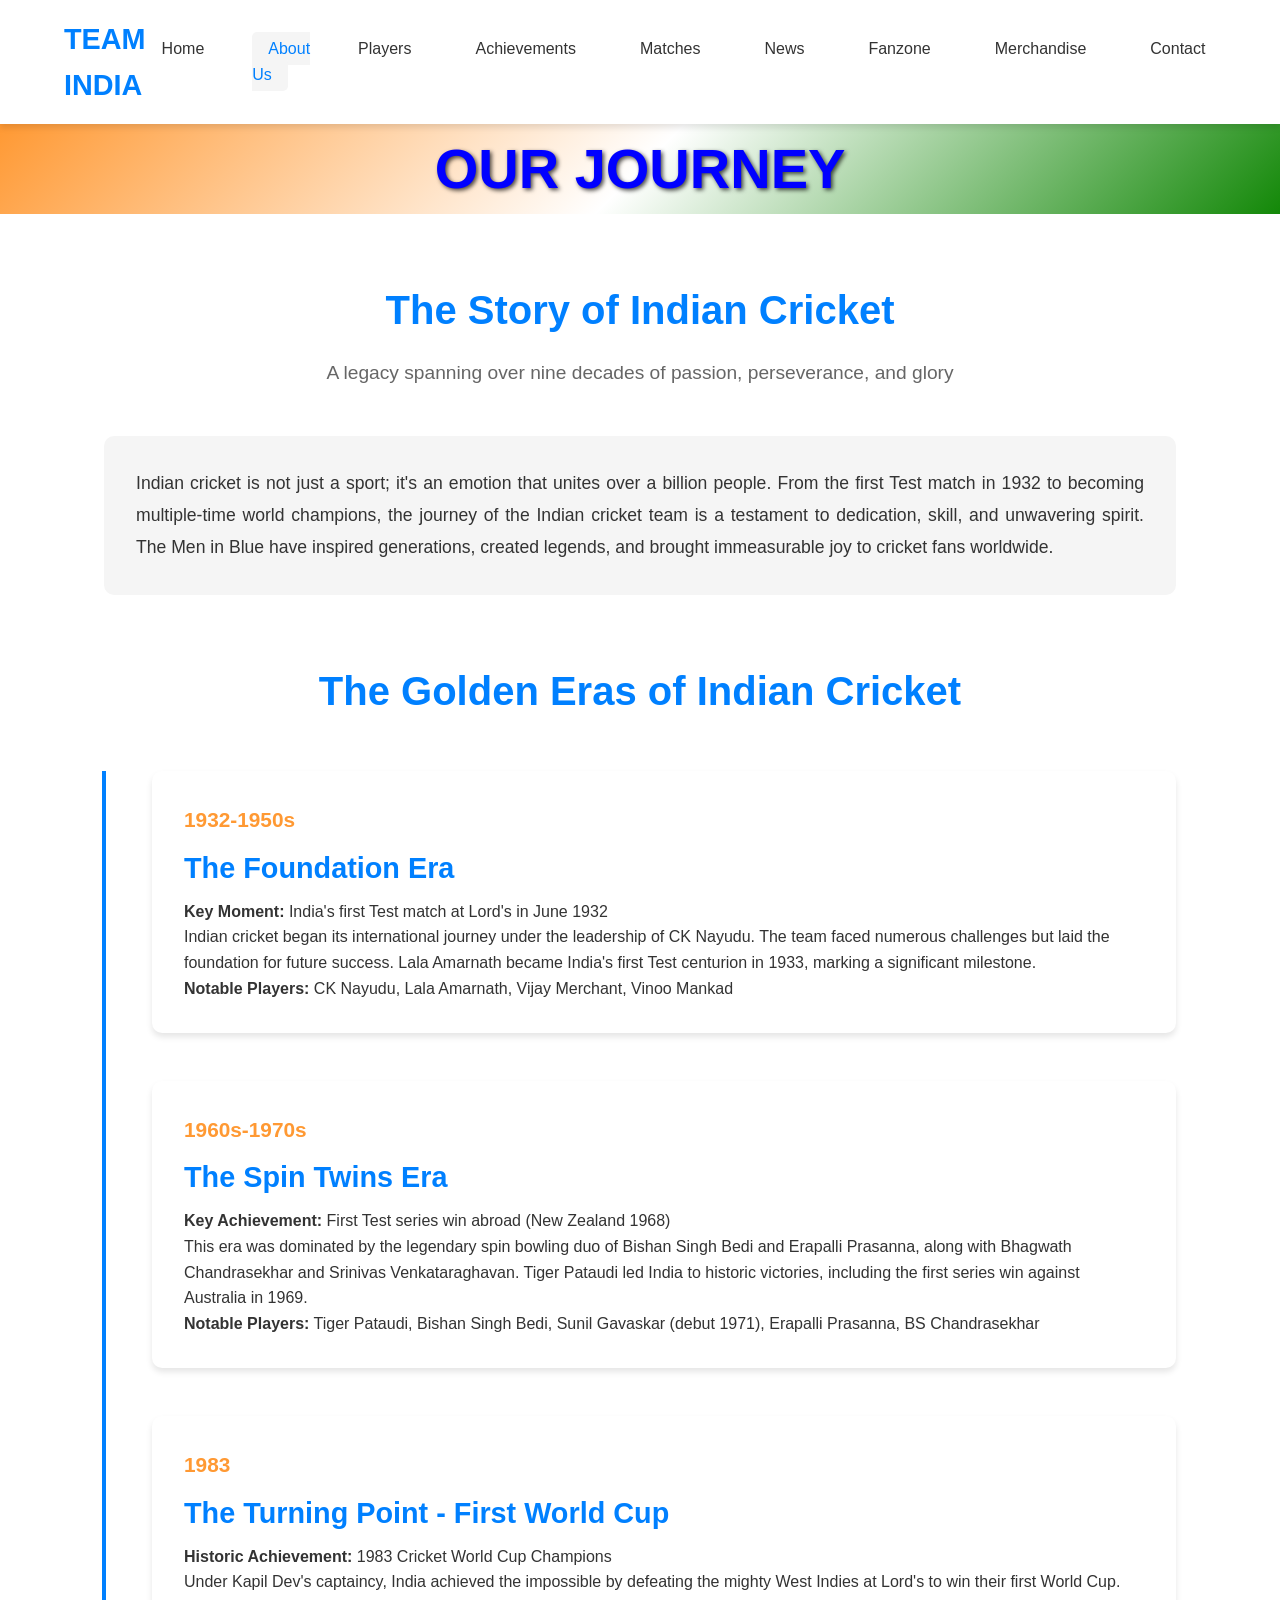
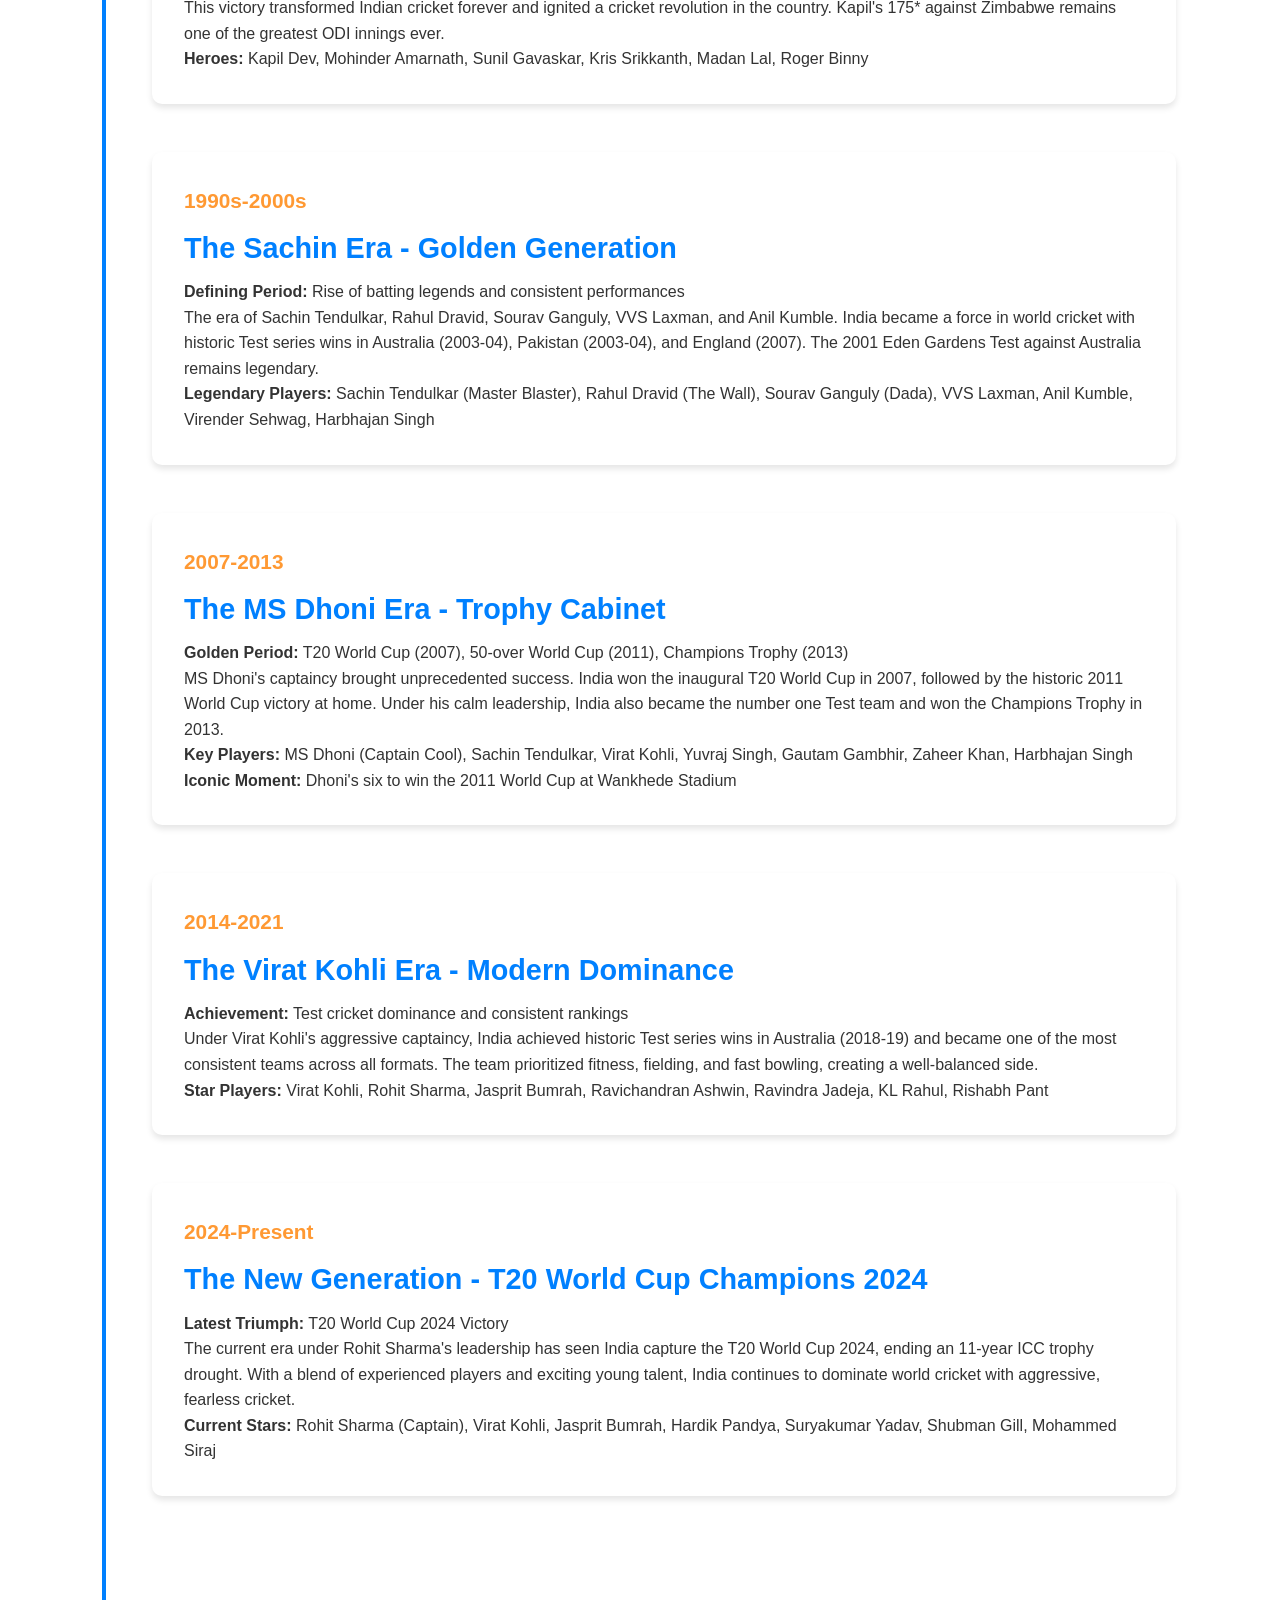
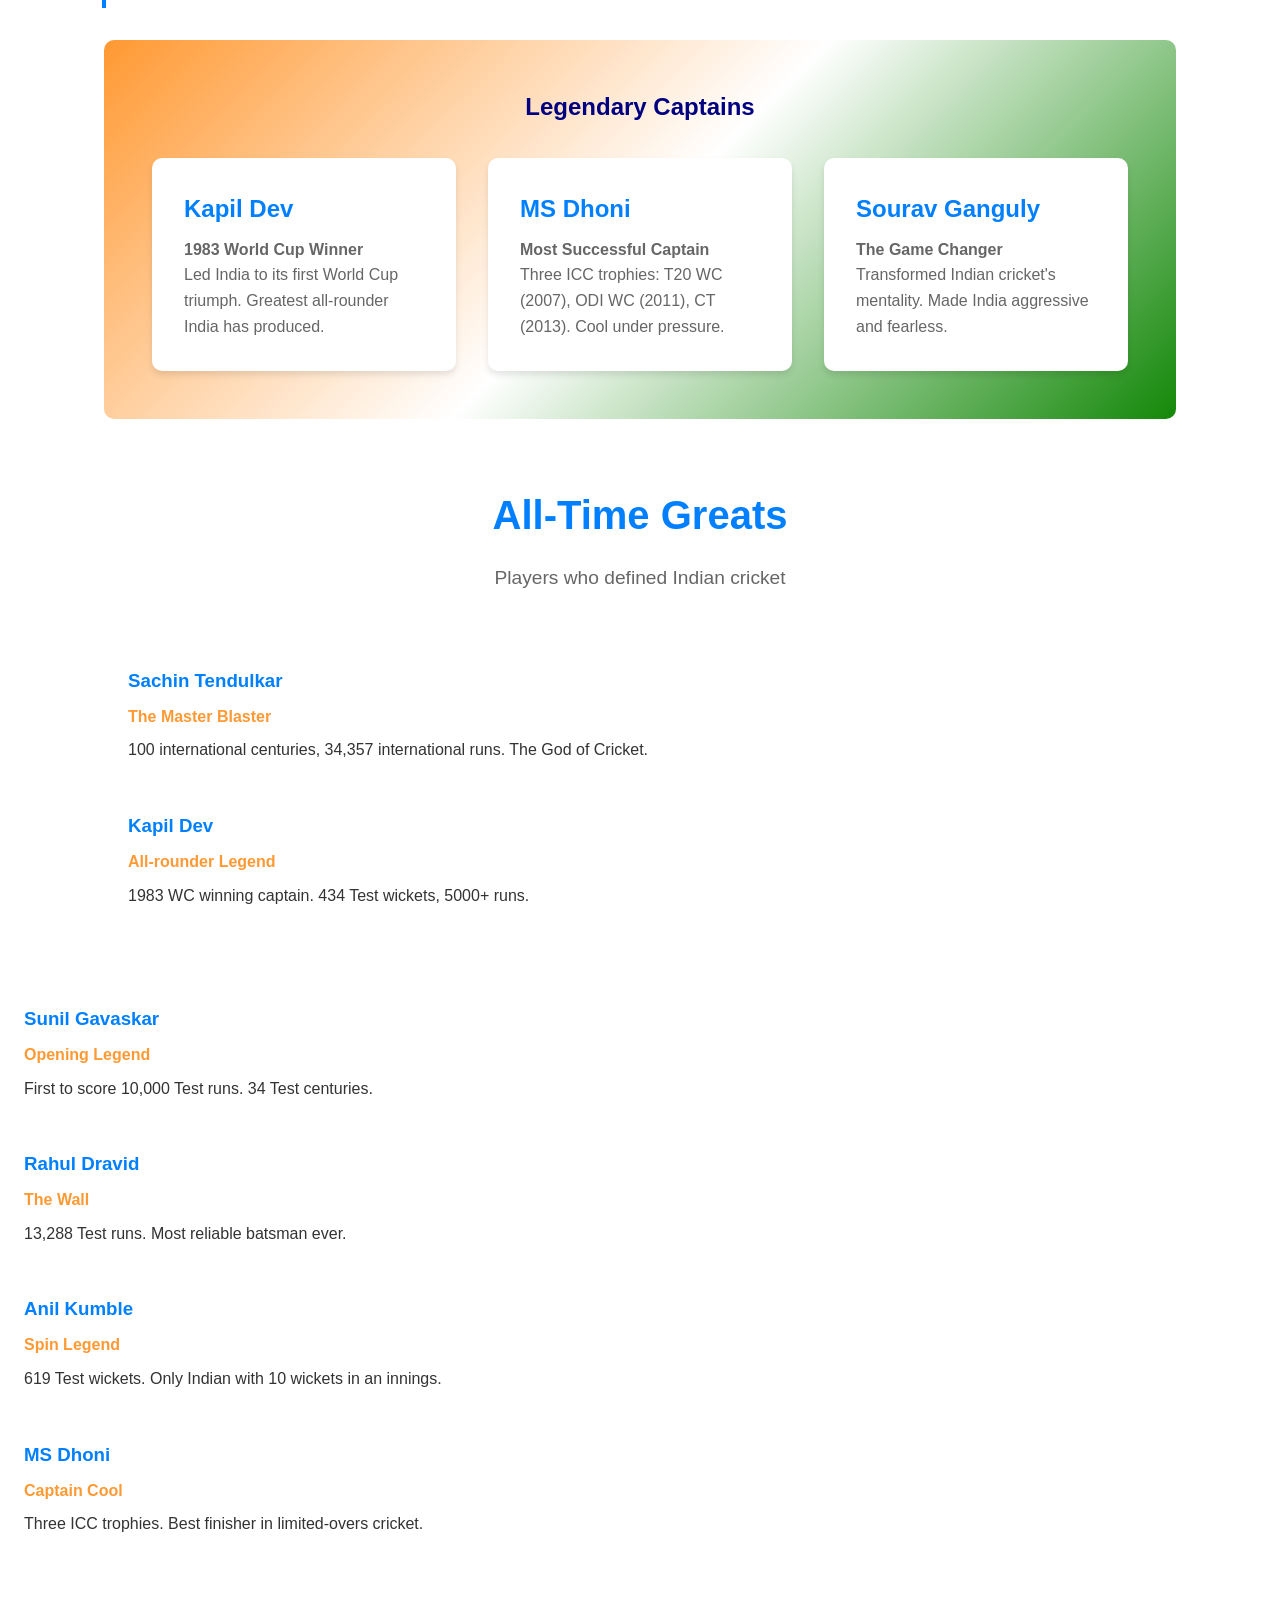
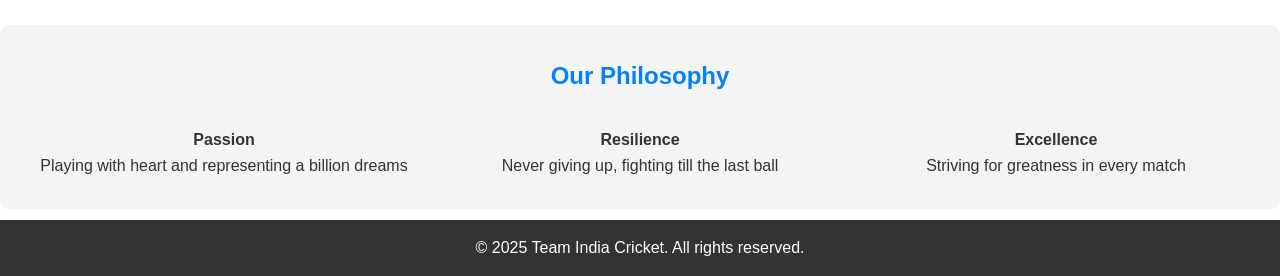
<file: about.html>
<!DOCTYPE html>
<html>
<head>
    <title>About Us - Team India Cricket History</title>
    <link rel="stylesheet" href="c.css">
</head>
<body>
    <header>
        <nav>
            <div class="logo">
                <span>TEAM INDIA</span>
            </div>
            <ul class="nav-links">
                <li><a href="home.html">Home</a></li>
                <li><a href="about.html" class="active">About Us</a></li>
                <li><a href="play.html">Players</a></li>
                <li><a href="achievemen.html">Achievements</a></li>
                <li><a href="mat.html">Matches</a></li>
                <li><a href="new.html">News</a></li>
                <li><a href="fan.html">Fanzone</a></li>
                <li><a href="marche.html">Merchandise</a></li>
                <li><a href="conta.html">Contact</a></li>
            </ul>
        </nav>
    </header>
        <div class="hero-content">
            <h1  style="text-align: center;background: linear-gradient(135deg, #FF9933, #FFFFFF, #138808);color:blue">OUR JOURNEY</h1>
            
        </div>
    <div class="container">
        <h2 class="section-title">The Story of Indian Cricket</h2>
        <p class="section-subtitle">A legacy spanning over nine decades of passion, perseverance, and glory</p>

        <div style="background: var(--light-gray); padding: 2rem; border-radius: 10px; margin-bottom: 3rem;">
            <p style="font-size: 1.1rem; line-height: 1.8; text-align: justify;">
                Indian cricket is not just a sport; it's an emotion that unites over a billion people. From the first Test match in 1932 to becoming multiple-time world champions, the journey of the Indian cricket team is a testament to dedication, skill, and unwavering spirit. The Men in Blue have inspired generations, created legends, and brought immeasurable joy to cricket fans worldwide.
            </p>
        </div>

        <h2 class="section-title" style="margin-top: 4rem;">The Golden Eras of Indian Cricket</h2>

        <div class="timeline">
            <div class="timeline-item">
                <div class="timeline-content">
                    <div class="timeline-year">1932-1950s</div>
                    <h3>The Foundation Era</h3>
                    <p><strong>Key Moment:</strong> India's first Test match at Lord's in June 1932</p>
                    <p>Indian cricket began its international journey under the leadership of CK Nayudu. The team faced numerous challenges but laid the foundation for future success. Lala Amarnath became India's first Test centurion in 1933, marking a significant milestone.</p>
                    <p><strong>Notable Players:</strong> CK Nayudu, Lala Amarnath, Vijay Merchant, Vinoo Mankad</p>
                </div>
            </div>

            <div class="timeline-item">
                <div class="timeline-content">
                    <div class="timeline-year">1960s-1970s</div>
                    <h3>The Spin Twins Era</h3>
                    <p><strong>Key Achievement:</strong> First Test series win abroad (New Zealand 1968)</p>
                    <p>This era was dominated by the legendary spin bowling duo of Bishan Singh Bedi and Erapalli Prasanna, along with Bhagwath Chandrasekhar and Srinivas Venkataraghavan. Tiger Pataudi led India to historic victories, including the first series win against Australia in 1969.</p>
                    <p><strong>Notable Players:</strong> Tiger Pataudi, Bishan Singh Bedi, Sunil Gavaskar (debut 1971), Erapalli Prasanna, BS Chandrasekhar</p>
                </div>
            </div>

            <div class="timeline-item">
                <div class="timeline-content">
                    <div class="timeline-year">1983</div>
                    <h3>The Turning Point - First World Cup</h3>
                    <p><strong>Historic Achievement:</strong> 1983 Cricket World Cup Champions</p>
                    <p>Under Kapil Dev's captaincy, India achieved the impossible by defeating the mighty West Indies at Lord's to win their first World Cup. This victory transformed Indian cricket forever and ignited a cricket revolution in the country. Kapil's 175* against Zimbabwe remains one of the greatest ODI innings ever.</p>
                    <p><strong>Heroes:</strong> Kapil Dev, Mohinder Amarnath, Sunil Gavaskar, Kris Srikkanth, Madan Lal, Roger Binny</p>
                </div>
            </div>

            <div class="timeline-item">
                <div class="timeline-content">
                    <div class="timeline-year">1990s-2000s</div>
                    <h3>The Sachin Era - Golden Generation</h3>
                    <p><strong>Defining Period:</strong> Rise of batting legends and consistent performances</p>
                    <p>The era of Sachin Tendulkar, Rahul Dravid, Sourav Ganguly, VVS Laxman, and Anil Kumble. India became a force in world cricket with historic Test series wins in Australia (2003-04), Pakistan (2003-04), and England (2007). The 2001 Eden Gardens Test against Australia remains legendary.</p>
                    <p><strong>Legendary Players:</strong> Sachin Tendulkar (Master Blaster), Rahul Dravid (The Wall), Sourav Ganguly (Dada), VVS Laxman, Anil Kumble, Virender Sehwag, Harbhajan Singh</p>
                </div>
            </div>

            <div class="timeline-item">
                <div class="timeline-content">
                    <div class="timeline-year">2007-2013</div>
                    <h3>The MS Dhoni Era - Trophy Cabinet</h3>
                    <p><strong>Golden Period:</strong> T20 World Cup (2007), 50-over World Cup (2011), Champions Trophy (2013)</p>
                    <p>MS Dhoni's captaincy brought unprecedented success. India won the inaugural T20 World Cup in 2007, followed by the historic 2011 World Cup victory at home. Under his calm leadership, India also became the number one Test team and won the Champions Trophy in 2013.</p>
                    <p><strong>Key Players:</strong> MS Dhoni (Captain Cool), Sachin Tendulkar, Virat Kohli, Yuvraj Singh, Gautam Gambhir, Zaheer Khan, Harbhajan Singh</p>
                    <p><strong>Iconic Moment:</strong> Dhoni's six to win the 2011 World Cup at Wankhede Stadium</p>
                </div>
            </div>

            <div class="timeline-item">
                <div class="timeline-content">
                    <div class="timeline-year">2014-2021</div>
                    <h3>The Virat Kohli Era - Modern Dominance</h3>
                    <p><strong>Achievement:</strong> Test cricket dominance and consistent rankings</p>
                    <p>Under Virat Kohli's aggressive captaincy, India achieved historic Test series wins in Australia (2018-19) and became one of the most consistent teams across all formats. The team prioritized fitness, fielding, and fast bowling, creating a well-balanced side.</p>
                    <p><strong>Star Players:</strong> Virat Kohli, Rohit Sharma, Jasprit Bumrah, Ravichandran Ashwin, Ravindra Jadeja, KL Rahul, Rishabh Pant</p>
                </div>
            </div>

            <div class="timeline-item">
                <div class="timeline-content">
                    <div class="timeline-year">2024-Present</div>
                    <h3>The New Generation - T20 World Cup Champions 2024</h3>
                    <p><strong>Latest Triumph:</strong> T20 World Cup 2024 Victory</p>
                    <p>The current era under Rohit Sharma's leadership has seen India capture the T20 World Cup 2024, ending an 11-year ICC trophy drought. With a blend of experienced players and exciting young talent, India continues to dominate world cricket with aggressive, fearless cricket.</p>
                    <p><strong>Current Stars:</strong> Rohit Sharma (Captain), Virat Kohli, Jasprit Bumrah, Hardik Pandya, Suryakumar Yadav, Shubman Gill, Mohammed Siraj</p>
                </div>
            </div>
        </div>

        <div style="background: linear-gradient(135deg, #FF9933, #FFFFFF, #138808); padding: 3rem; border-radius: 10px; margin: 4rem 0;">
            <h2 style="text-align: center; color: #000080; margin-bottom: 2rem;">Legendary Captains</h2>
            <div class="grid">
                <div class="card">
                    <h3>Kapil Dev</h3>
                    <p><strong>1983 World Cup Winner</strong></p>
                    <p>Led India to its first World Cup triumph. Greatest all-rounder India has produced.</p>
                </div>
                <div class="card">
                    <h3>MS Dhoni</h3>
                    <p><strong>Most Successful Captain</strong></p>
                    <p>Three ICC trophies: T20 WC (2007), ODI WC (2011), CT (2013). Cool under pressure.</p>
                </div>
                <div class="card">
                    <h3>Sourav Ganguly</h3>
                    <p><strong>The Game Changer</strong></p>
                    <p>Transformed Indian cricket's mentality. Made India aggressive and fearless.</p>
                </div>
            </div>
        </div>

        <h2 class="section-title">All-Time Greats</h2>
        <p class="section-subtitle">Players who defined Indian cricket</p>

        <div class="player-grid">
            
                <div class="player-info">
                    <h3>Sachin Tendulkar</h3>
                    <p class="player-role">The Master Blaster</p>
                    <p>100 international centuries, 34,357 international runs. The God of Cricket.</p>
                </div>
            </div>
          
                <div class="player-info">
                    <h3>Kapil Dev</h3>
                    <p class="player-role">All-rounder Legend</p>
                    <p>1983 WC winning captain. 434 Test wickets, 5000+ runs.</p>
                </div>
            </div>
            
                <div class="player-info">
                    <h3>Sunil Gavaskar</h3>
                    <p class="player-role">Opening Legend</p>
                    <p>First to score 10,000 Test runs. 34 Test centuries.</p>
                </div>
            </div>
           
                <div class="player-info">
                    <h3>Rahul Dravid</h3>
                    <p class="player-role">The Wall</p>
                    <p>13,288 Test runs. Most reliable batsman ever.</p>
                </div>
            </div>
            
                <div class="player-info">
                    <h3>Anil Kumble</h3>
                    <p class="player-role">Spin Legend</p>
                    <p>619 Test wickets. Only Indian with 10 wickets in an innings.</p>
                </div>
            </div>
                <div class="player-info">
                    <h3>MS Dhoni</h3>
                    <p class="player-role">Captain Cool</p>
                    <p>Three ICC trophies. Best finisher in limited-overs cricket.</p>
                </div>
            </div>
        </div>
  <div style="margin-top: 4rem; padding: 2rem; background: var(--light-gray); border-radius: 10px;">
            <h2 style="text-align: center; color: var(--primary-color); margin-bottom: 2rem;">Our Philosophy</h2>
            <div class="grid">
                <div style="text-align: center;">
                    <h3 style="color: var(--secondary-color); font-size: 2rem;"></h3>
                    <h4>Passion</h4>
                    <p>Playing with heart and representing a billion dreams</p>
                </div>
                <div style="text-align: center;">
                    <h3 style="color: var(--secondary-color); font-size: 2rem;"></h3>
                    <h4>Resilience</h4>
                    <p>Never giving up, fighting till the last ball</p>
                </div>
                <div style="text-align: center;">
                    <h3 style="color: var(--secondary-color); font-size: 2rem;"></h3>
                    <h4>Excellence</h4>
                    <p>Striving for greatness in every match</p>
                </div>
            </div>
        </div>
    </div>
<footer>
            <p>&copy; 2025 Team India Cricket. All rights reserved. </p>
    </footer>
</body>
</html>
</file>
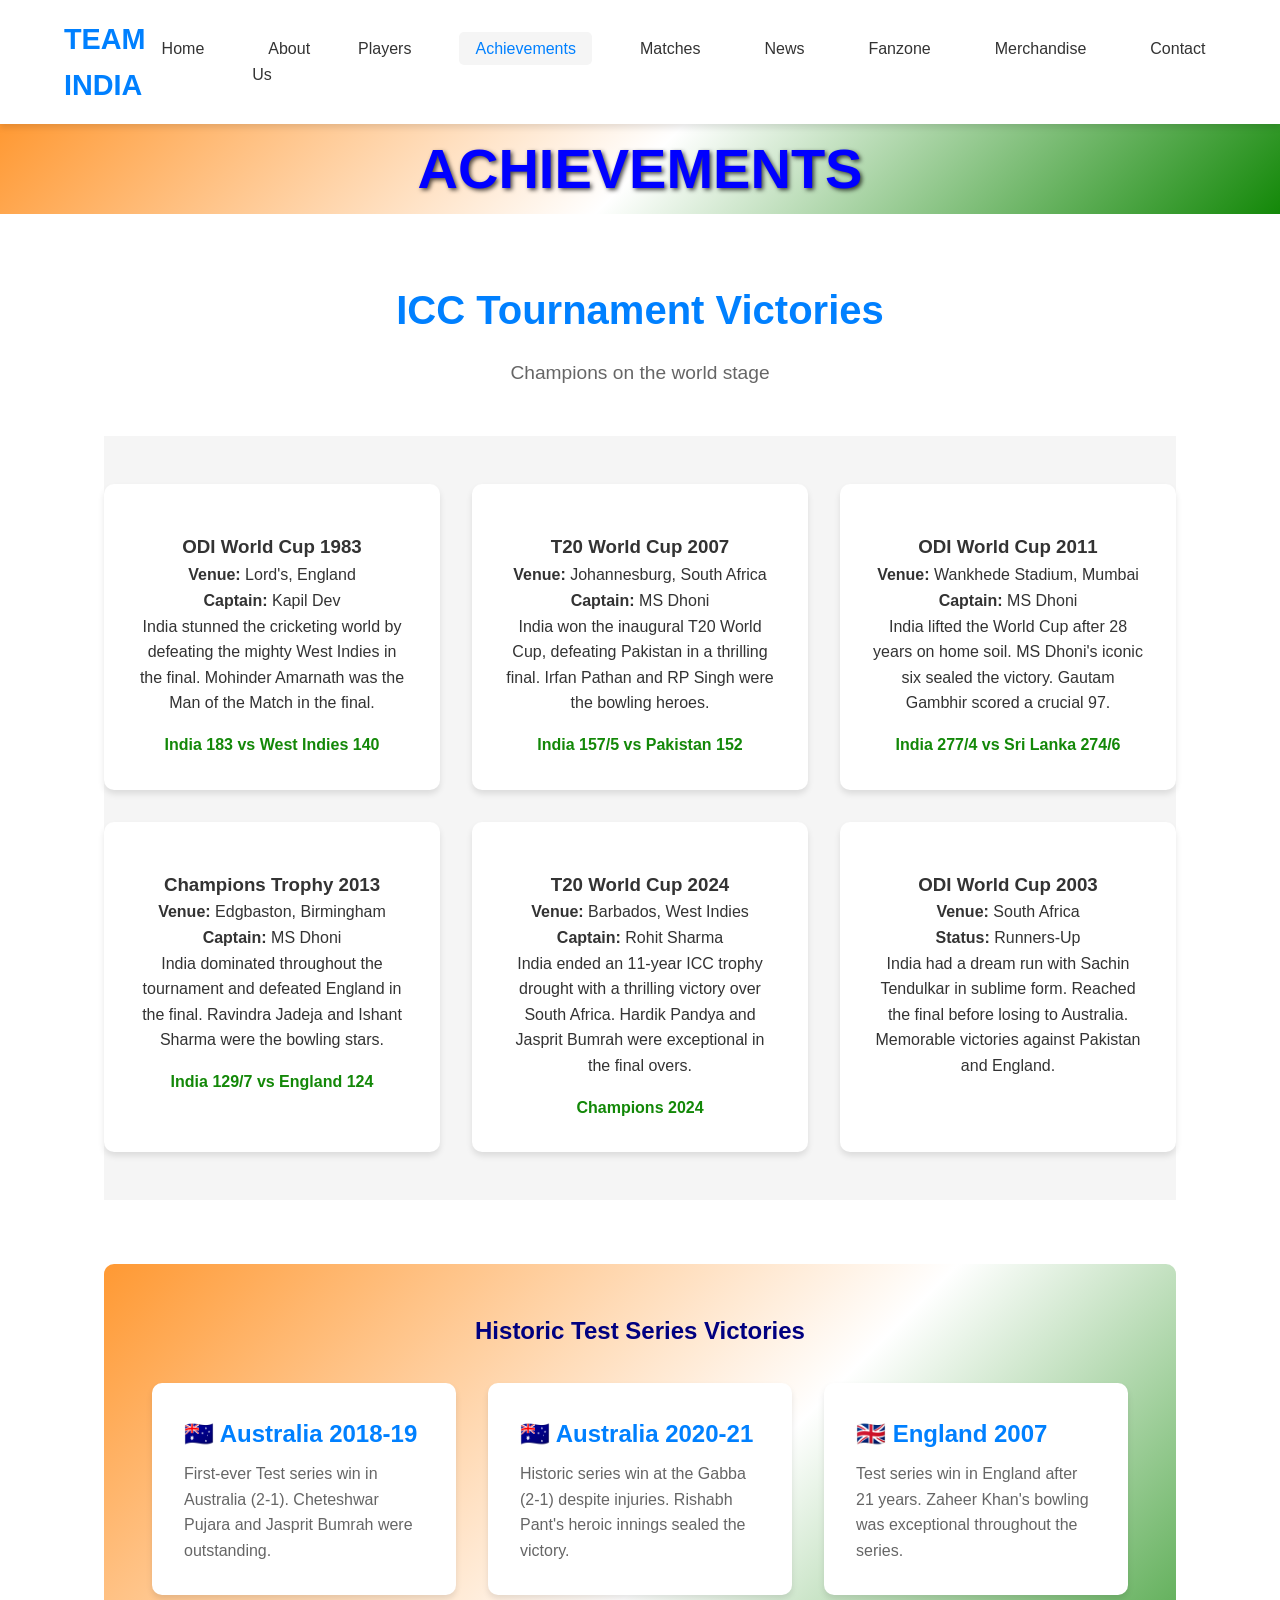
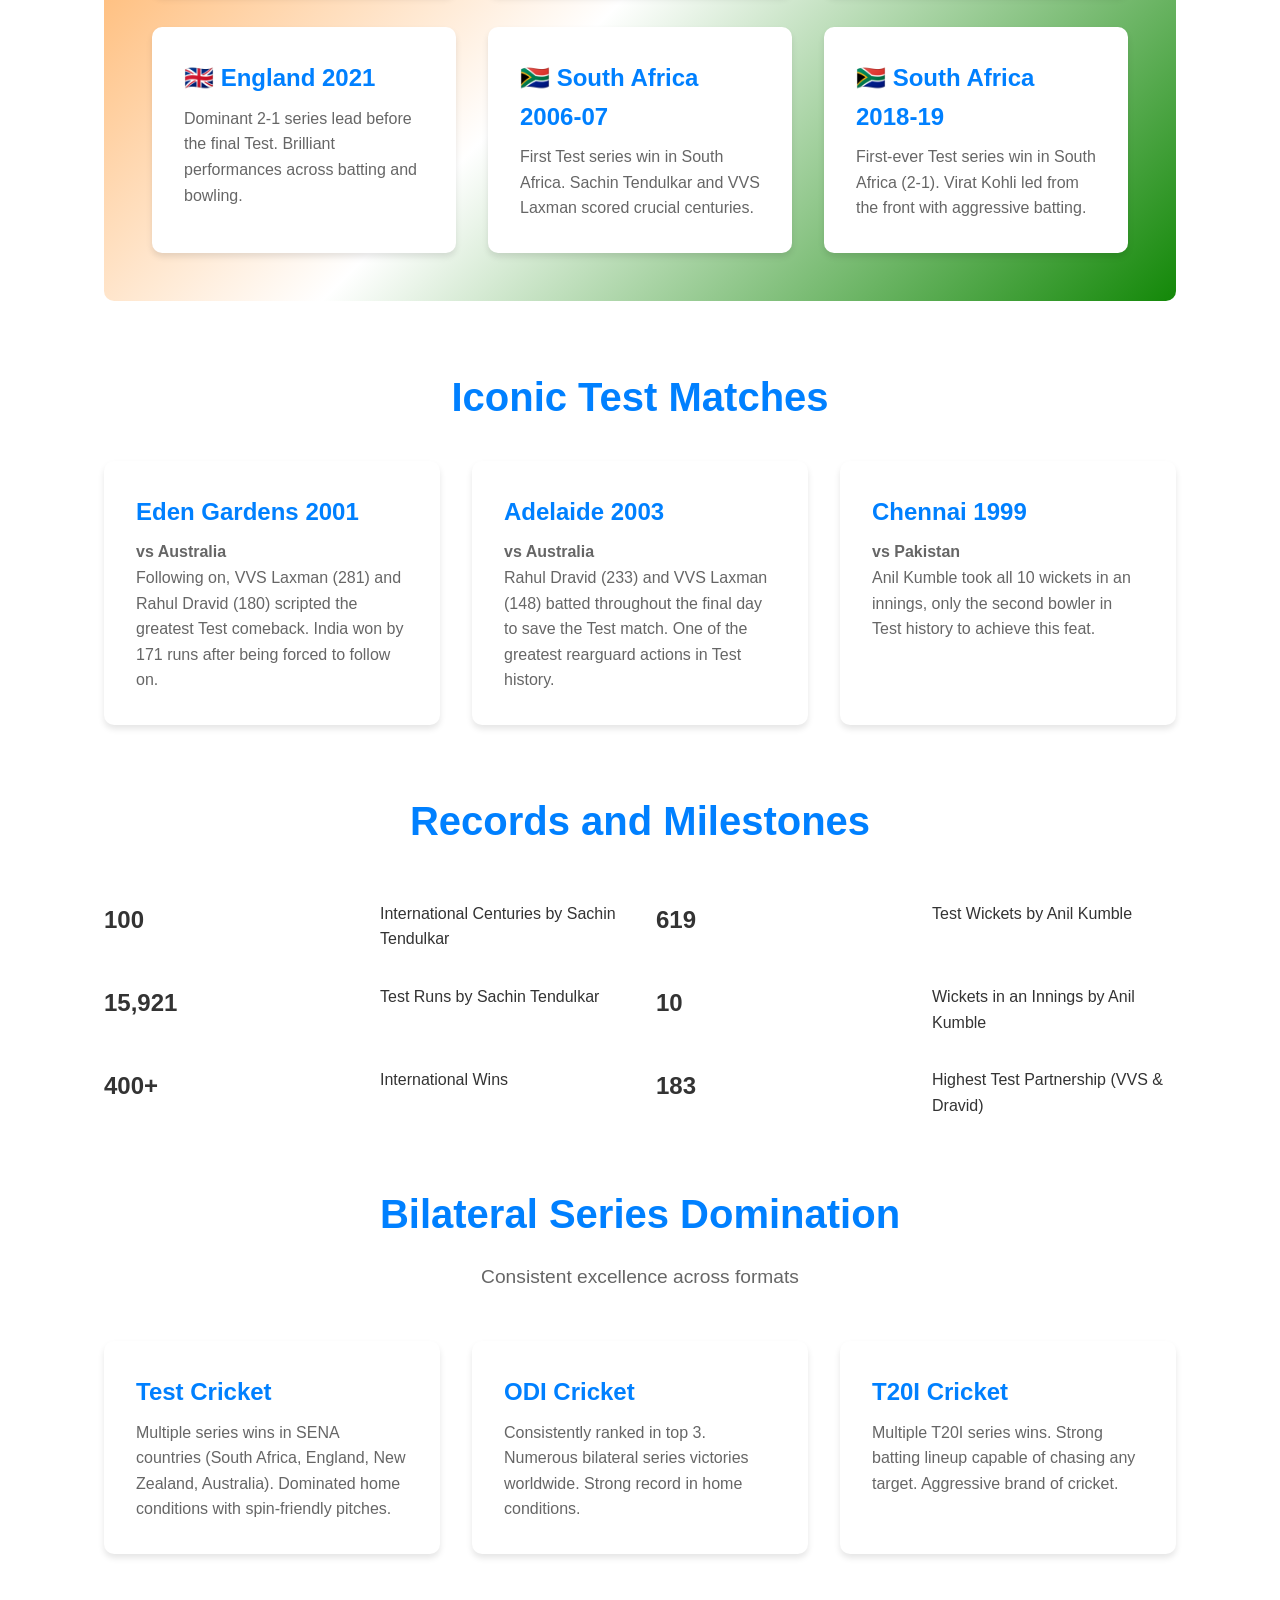
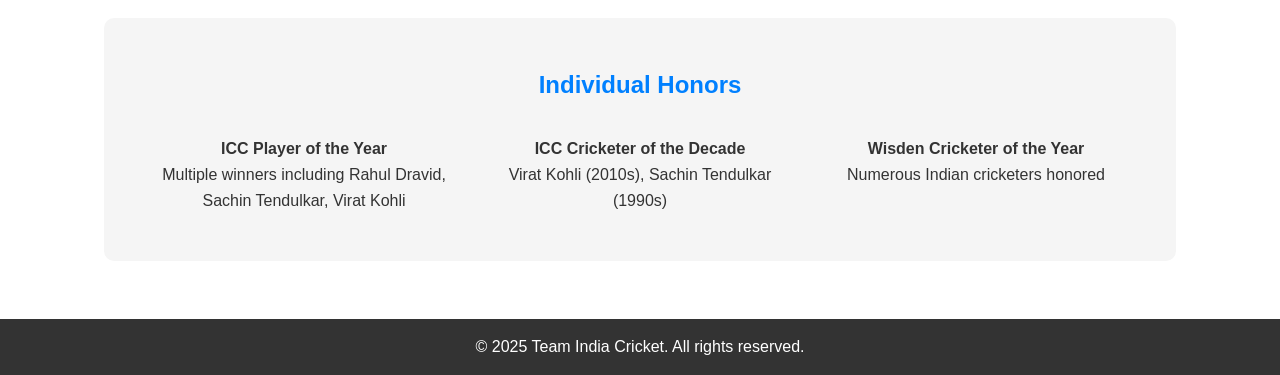
<file: achievemen.html>
<!DOCTYPE html>
<html>
<head>
    
    <title>Achievements - Team India</title>
    <link rel="stylesheet" href="c.css">
</head>
<body>
    <header>
      
        <nav>
            <div class="logo">
              
                <span>TEAM INDIA</span>
            </div>
            <ul class="nav-links">
                <li><a href="home.html">Home</a></li>
                <li><a href="about.html">About Us</a></li>
                <li><a href="play.html">Players</a></li>
                <li><a href="achievemen.html" class="active">Achievements</a></li>
                <li><a href="mat.html">Matches</a></li>
                <li><a href="new.html">News</a></li>
                <li><a href="fan.html">Fanzone</a></li>
                <li><a href="marche.html">Merchandise</a></li>
                <li><a href="conta.html">Contact</a></li>
               
            </ul>
        </nav>
    </header>

    
        <div class="hero-content">
            <h1 style="text-align: center;background: linear-gradient(135deg, #FF9933, #FFFFFF, #138808);color:blue">ACHIEVEMENTS</h1>
         
        </div>


    <div class="container">
        <h2 class="section-title">ICC Tournament Victories</h2>
        <p class="section-subtitle">Champions on the world stage</p>

        <div class="trophy-section">
            <div class="trophy-grid">
                <div class="trophy-card">
                    <div class="trophy-icon"></div>
                    <h3>ODI World Cup 1983</h3>
                    <p><strong>Venue:</strong> Lord's, England</p>
                    <p><strong>Captain:</strong> Kapil Dev</p>
                    <p>India stunned the cricketing world by defeating the mighty West Indies in the final. Mohinder Amarnath was the Man of the Match in the final.</p>
                    <p style="color: var(--green); font-weight: bold; margin-top: 1rem;">India 183 vs West Indies 140</p>
                </div>

                <div class="trophy-card">
                    <div class="trophy-icon"></div>
                    <h3>T20 World Cup 2007</h3>
                    <p><strong>Venue:</strong> Johannesburg, South Africa</p>
                    <p><strong>Captain:</strong> MS Dhoni</p>
                    <p>India won the inaugural T20 World Cup, defeating Pakistan in a thrilling final. Irfan Pathan and RP Singh were the bowling heroes.</p>
                    <p style="color: var(--green); font-weight: bold; margin-top: 1rem;">India 157/5 vs Pakistan 152</p>
                </div>

                <div class="trophy-card">
                    <div class="trophy-icon"></div>
                    <h3>ODI World Cup 2011</h3>
                    <p><strong>Venue:</strong> Wankhede Stadium, Mumbai</p>
                    <p><strong>Captain:</strong> MS Dhoni</p>
                    <p>India lifted the World Cup after 28 years on home soil. MS Dhoni's iconic six sealed the victory. Gautam Gambhir scored a crucial 97.</p>
                    <p style="color: var(--green); font-weight: bold; margin-top: 1rem;">India 277/4 vs Sri Lanka 274/6</p>
                </div>

                <div class="trophy-card">
                    <div class="trophy-icon"></div>
                    <h3>Champions Trophy 2013</h3>
                    <p><strong>Venue:</strong> Edgbaston, Birmingham</p>
                    <p><strong>Captain:</strong> MS Dhoni</p>
                    <p>India dominated throughout the tournament and defeated England in the final. Ravindra Jadeja and Ishant Sharma were the bowling stars.</p>
                    <p style="color: var(--green); font-weight: bold; margin-top: 1rem;">India 129/7 vs England 124</p>
                </div>

                <div class="trophy-card">
                    <div class="trophy-icon"></div>
                    <h3>T20 World Cup 2024</h3>
                    <p><strong>Venue:</strong> Barbados, West Indies</p>
                    <p><strong>Captain:</strong> Rohit Sharma</p>
                    <p>India ended an 11-year ICC trophy drought with a thrilling victory over South Africa. Hardik Pandya and Jasprit Bumrah were exceptional in the final overs.</p>
                    <p style="color: var(--green); font-weight: bold; margin-top: 1rem;">Champions 2024</p>
                </div>

                <div class="trophy-card">
                    <div class="trophy-icon"></div>
                    <h3>ODI World Cup 2003</h3>
                    <p><strong>Venue:</strong> South Africa</p>
                    <p><strong>Status:</strong> Runners-Up</p>
                    <p>India had a dream run with Sachin Tendulkar in sublime form. Reached the final before losing to Australia. Memorable victories against Pakistan and England.</p>
                </div>
            </div>
        </div>

        <div style="background: linear-gradient(135deg, #FF9933, #FFFFFF, #138808); padding: 3rem; border-radius: 10px; margin: 4rem 0;">
            <h2 style="text-align: center; color: #000080; margin-bottom: 2rem;">Historic Test Series Victories</h2>
            <div class="grid">
                <div class="card">
                    <h3>🇦🇺 Australia 2018-19</h3>
                    <p>First-ever Test series win in Australia (2-1). Cheteshwar Pujara and Jasprit Bumrah were outstanding.</p>
                </div>
                <div class="card">
                    <h3>🇦🇺 Australia 2020-21</h3>
                    <p>Historic series win at the Gabba (2-1) despite injuries. Rishabh Pant's heroic innings sealed the victory.</p>
                </div>
                <div class="card">
                    <h3>🇬🇧 England 2007</h3>
                    <p>Test series win in England after 21 years. Zaheer Khan's bowling was exceptional throughout the series.</p>
                </div>
                <div class="card">
                    <h3>🇬🇧 England 2021</h3>
                    <p>Dominant 2-1 series lead before the final Test. Brilliant performances across batting and bowling.</p>
                </div>
                <div class="card">
                    <h3>🇿🇦 South Africa 2006-07</h3>
                    <p>First Test series win in South Africa. Sachin Tendulkar and VVS Laxman scored crucial centuries.</p>
                </div>
                <div class="card">
                    <h3>🇿🇦 South Africa 2018-19</h3>
                    <p>First-ever Test series win in South Africa (2-1). Virat Kohli led from the front with aggressive batting.</p>
                </div>
            </div>
        </div>

        <h2 class="section-title">Iconic Test Matches</h2>
        <div class="grid">
            <div class="card">
                <h3>Eden Gardens 2001</h3>
                <p><strong>vs Australia</strong></p>
                <p>Following on, VVS Laxman (281) and Rahul Dravid (180) scripted the greatest Test comeback. India won by 171 runs after being forced to follow on.</p>
            </div>
            <div class="card">
                <h3>Adelaide 2003</h3>
                <p><strong>vs Australia</strong></p>
                <p>Rahul Dravid (233) and VVS Laxman (148) batted throughout the final day to save the Test match. One of the greatest rearguard actions in Test history.</p>
            </div>
            <div class="card">
                <h3>Chennai 1999</h3>
                <p><strong>vs Pakistan</strong></p>
                <p>Anil Kumble took all 10 wickets in an innings, only the second bowler in Test history to achieve this feat.</p>
            </div>
        </div>

        <h2 class="section-title" style="margin-top: 4rem;">Records and Milestones</h2>
        <div class="stats-grid">
           
                <h2>100</h2>
                <p>International Centuries by Sachin Tendulkar</p>
           
            
                <h2>619</h2>
                <p>Test Wickets by Anil Kumble</p>
           
          
                <h2>15,921</h2>
                <p>Test Runs by Sachin Tendulkar</p>
            
           
                <h2>10</h2>
                <p>Wickets in an Innings by Anil Kumble</p>
           
          
                <h2>400+</h2>
                <p>International Wins</p>
           
           
                <h2>183</h2>
                <p>Highest Test Partnership (VVS & Dravid)</p>
        </div>

        <div style="margin-top: 4rem;">
            <h2 class="section-title">Bilateral Series Domination</h2>
            <p class="section-subtitle">Consistent excellence across formats</p>

            <div class="grid">
                <div class="card">
                    <h3>Test Cricket</h3>
                    <p>Multiple series wins in SENA countries (South Africa, England, New Zealand, Australia). Dominated home conditions with spin-friendly pitches.</p>
                </div>
                <div class="card">
                    <h3>ODI Cricket</h3>
                    <p>Consistently ranked in top 3. Numerous bilateral series victories worldwide. Strong record in home conditions.</p>
                </div>
                <div class="card">
                    <h3>T20I Cricket</h3>
                    <p>Multiple T20I series wins. Strong batting lineup capable of chasing any target. Aggressive brand of cricket.</p>
                </div>
            </div>
        </div>

        <div style="background: var(--light-gray); padding: 3rem; border-radius: 10px; margin-top: 4rem;">
            <h2 style="text-align: center; color: var(--primary-color); margin-bottom: 2rem;">Individual Honors</h2>
            <div class="grid">
                <div style="text-align: center;">
                    
                    <h4>ICC Player of the Year</h4>
                    <p>Multiple winners including Rahul Dravid, Sachin Tendulkar, Virat Kohli</p>
                </div>
                <div style="text-align: center;">
                   
                    <h4>ICC Cricketer of the Decade</h4>
                    <p>Virat Kohli (2010s), Sachin Tendulkar (1990s)</p>
                </div>
                <div style="text-align: center;">
                   
                    <h4>Wisden Cricketer of the Year</h4>
                    <p>Numerous Indian cricketers honored</p>
                </div>
            </div>
        </div>
    </div>

    <footer>

            <p>&copy; 2025 Team India Cricket. All rights reserved.</p>
  
    </footer>
</body>
</html>
</file>
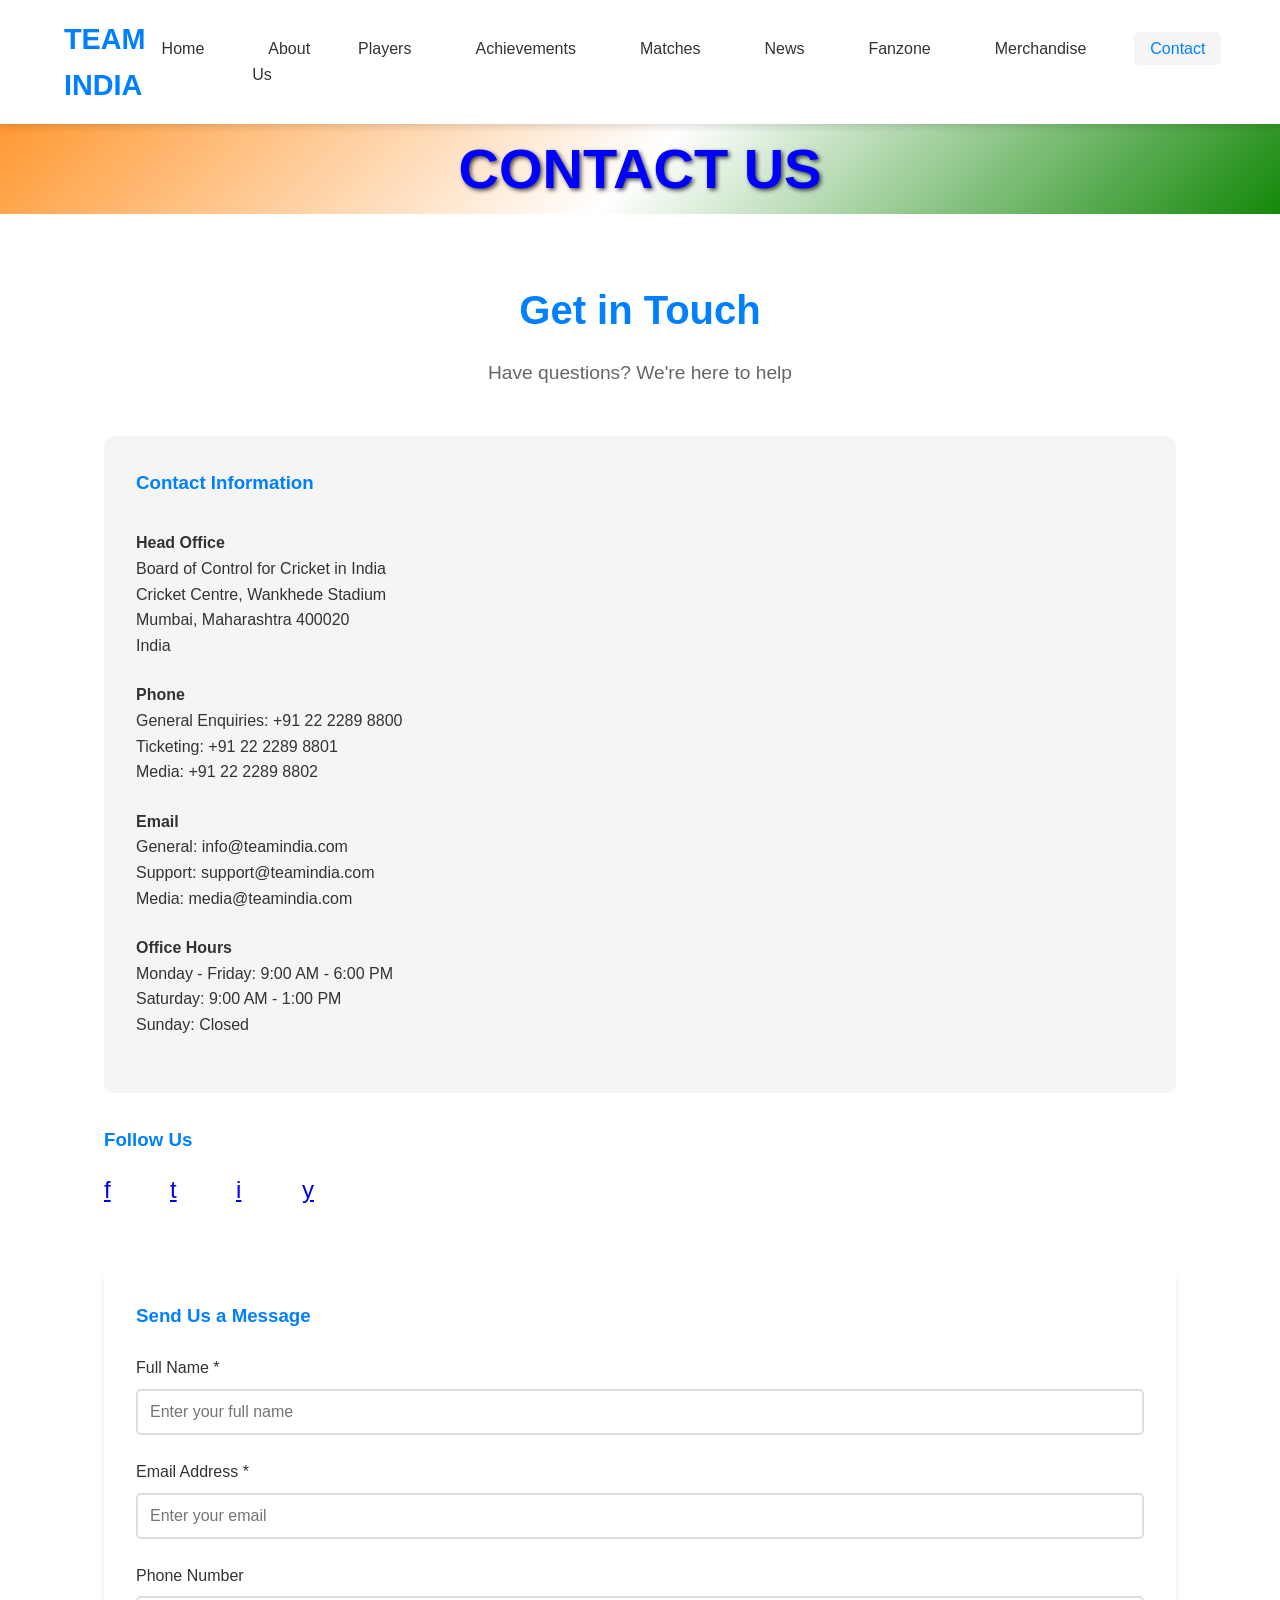
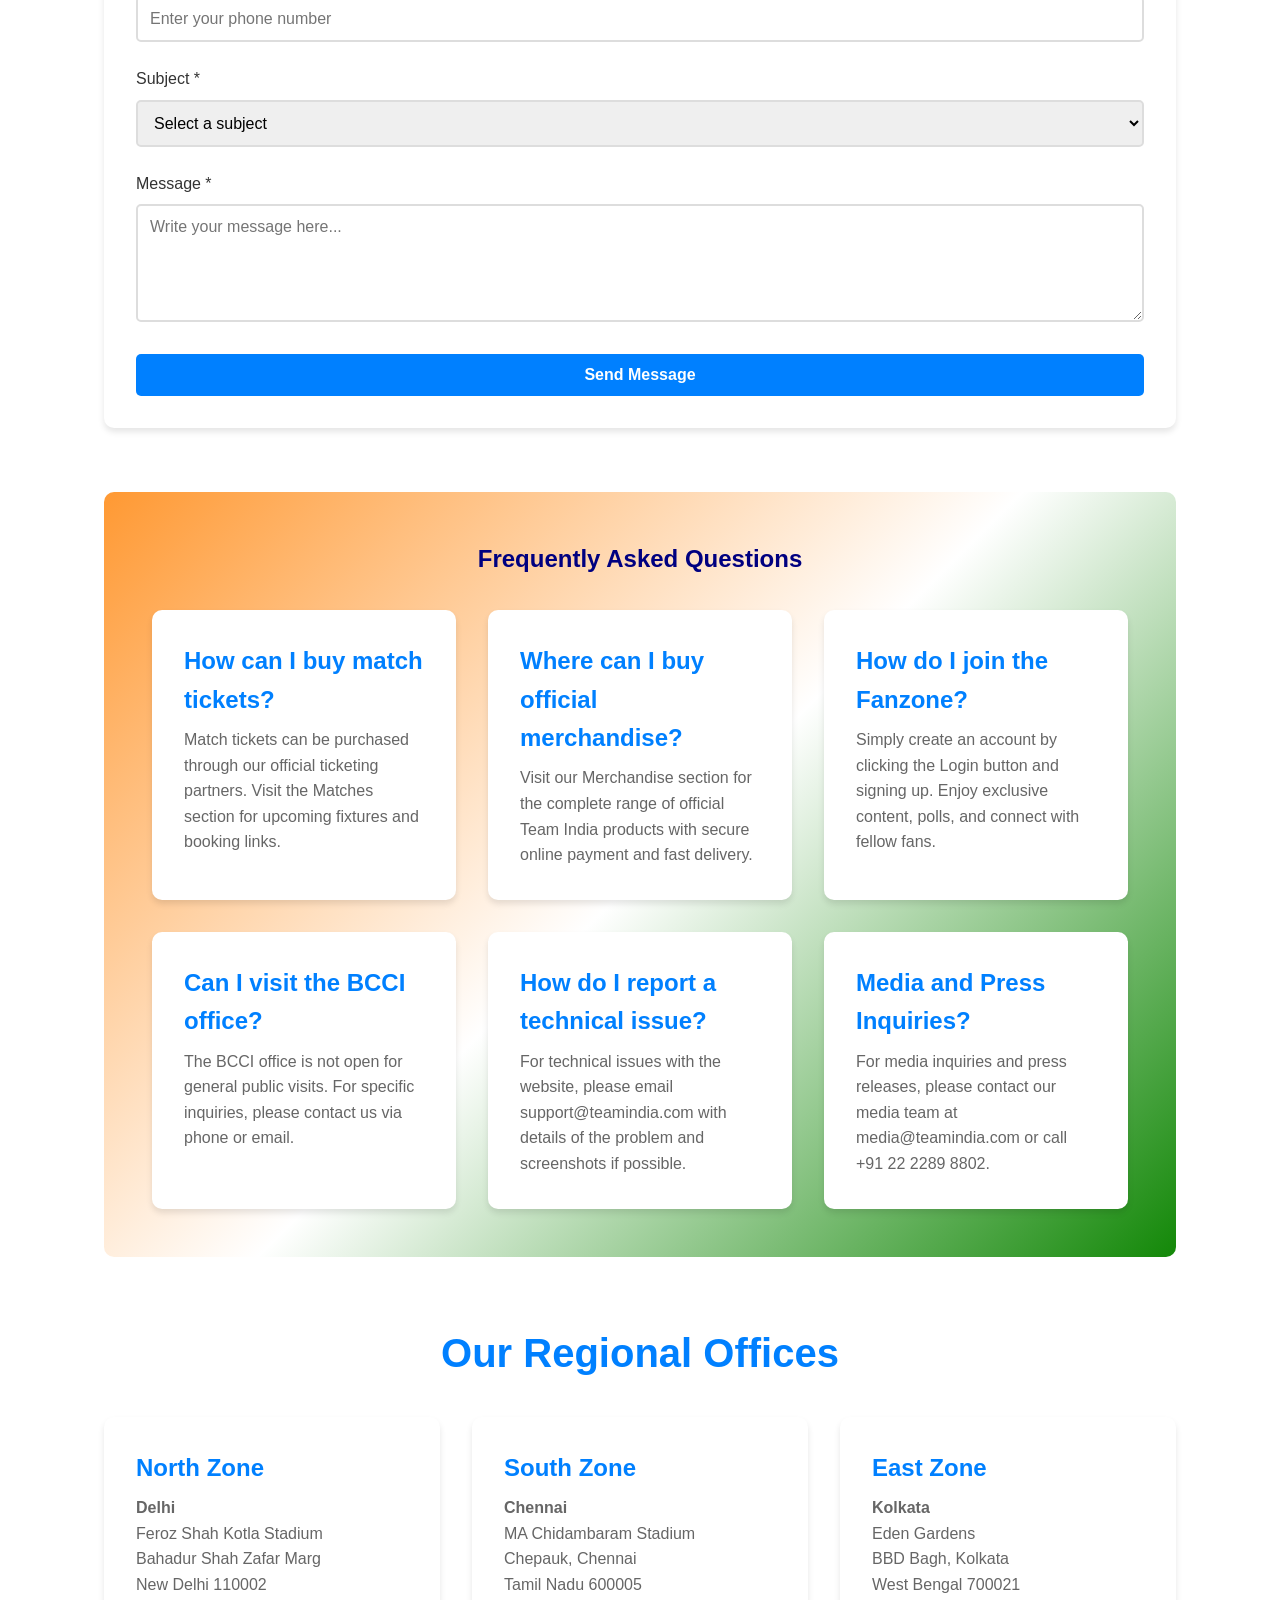
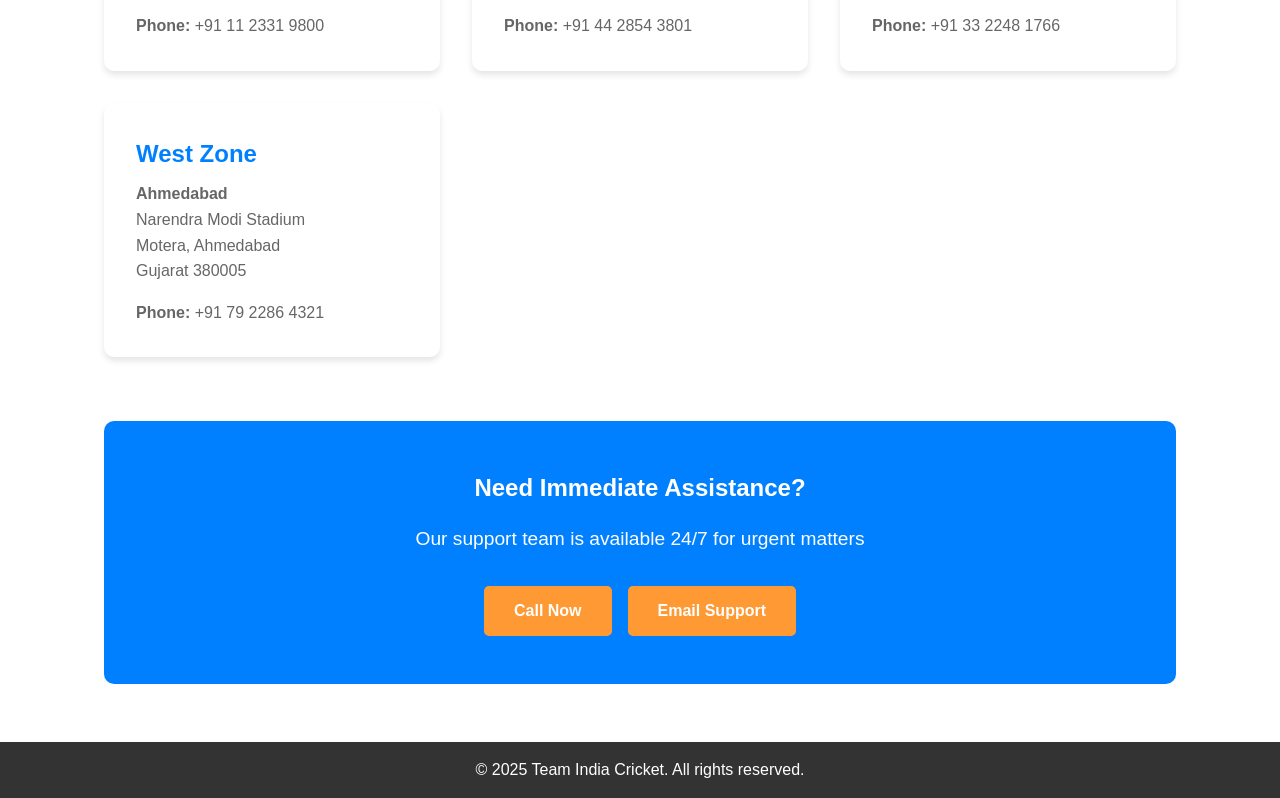
<file: conta.html>
<!DOCTYPE html>
<html >
<head>
    
    <title>Contact Us - Team India</title>
    <link rel="stylesheet" href="c.css">
</head>
<body>
    <header>
        
    
        <nav>
            <div class="logo">
             
                <span>TEAM INDIA</span>
            </div>
            <ul class="nav-links">
                <li><a href="home.html">Home</a></li>
                <li><a href="about.html">About Us</a></li>
                <li><a href="play.html">Players</a></li>
                <li><a href="achievemen.html">Achievements</a></li>
                <li><a href="mat.html">Matches</a></li>
                <li><a href="new.html">News</a></li>
                <li><a href="fan.html">Fanzone</a></li>
                <li><a href="marche.html">Merchandise</a></li>
                <li><a href="con.html" class="active">Contact</a></li>
               
            </ul>
        </nav>
    </header>


        <div class="hero-content">
            <h1  style="text-align: center;background: linear-gradient(135deg, #FF9933, #FFFFFF, #138808);color:blue">CONTACT US</h1>
       
        </div>


    <div class="container">
        <h2 class="section-title">Get in Touch</h2>
        <p class="section-subtitle">Have questions? We're here to help</p>

        <div class="contact-grid">
            <div>
                <div class="contact-info">
                    <h3 style="color: var(--primary-color); margin-bottom: 2rem;">Contact Information</h3>

                    <div class="contact-item">
                       
                        <div>
                            <h4>Head Office</h4>
                            <p>Board of Control for Cricket in India<br>
                            Cricket Centre, Wankhede Stadium<br>
                            Mumbai, Maharashtra 400020<br>
                            India</p>
                        </div>
                    </div>

                    <div class="contact-item">
                       
                        <div>
                            <h4>Phone</h4>
                            <p>General Enquiries: +91 22 2289 8800<br>
                            Ticketing: +91 22 2289 8801<br>
                            Media: +91 22 2289 8802</p>
                        </div>
                    </div>

                    <div class="contact-item">
                       
                        <div>
                            <h4>Email</h4>
                            <p>General: info@teamindia.com<br>
                            Support: support@teamindia.com<br>
                            Media: media@teamindia.com</p>
                        </div>
                    </div>

                    <div class="contact-item">
                       
                        <div>
                            <h4>Office Hours</h4>
                            <p>Monday - Friday: 9:00 AM - 6:00 PM<br>
                            Saturday: 9:00 AM - 1:00 PM<br>
                            Sunday: Closed</p>
                        </div>
                    </div>
                </div>

                <div style="margin-top: 2rem;">
                    <h3 style="color: var(--primary-color); margin-bottom: 1rem;">Follow Us</h3>
                    <div style="display: flex; gap: 1rem;">
                        <a href="#" class="social-link" style="width: 50px; height: 50px; font-size: 1.5rem;">f</a>
                        <a href="#" class="social-link" style="width: 50px; height: 50px; font-size: 1.5rem;">t</a>
                        <a href="#" class="social-link" style="width: 50px; height: 50px; font-size: 1.5rem;">i</a>
                        <a href="#" class="social-link" style="width: 50px; height: 50px; font-size: 1.5rem;">y</a>
                    </div>
                </div>
            </div>

            <div>
                <div style="background: white; padding: 2rem; border-radius: 10px; box-shadow: var(--shadow);">
                    <h3 style="color: var(--primary-color); margin-bottom: 1.5rem;">Send Us a Message</h3>

                    <form>
                        <div class="form-group">
                            <label for="name">Full Name *</label>
                            <input type="text" id="name" placeholder="Enter your full name" required>
                        </div>

                        <div class="form-group">
                            <label for="email">Email Address *</label>
                            <input type="email" id="email" placeholder="Enter your email" required>
                        </div>

                        <div class="form-group">
                            <label for="phone">Phone Number</label>
                            <input type="tel" id="phone" placeholder="Enter your phone number">
                        </div>

                        <div class="form-group">
                            <label for="subject">Subject *</label>
                            <select id="subject" style="width: 100%; padding: 12px; border: 2px solid #ddd; border-radius: 5px; font-size: 1rem;" required>
                                <option value="">Select a subject</option>
                                <option value="general">General Inquiry</option>
                                <option value="tickets">Ticket Booking</option>
                                <option value="merchandise">Merchandise</option>
                                <option value="fanzone">Fanzone</option>
                                <option value="media">Media & Press</option>
                                <option value="feedback">Feedback</option>
                                <option value="other">Other</option>
                            </select>
                        </div>

                        <div class="form-group">
                            <label for="message">Message *</label>
                            <textarea id="message" rows="5" placeholder="Write your message here..." style="width: 100%; padding: 12px; border: 2px solid #ddd; border-radius: 5px; font-size: 1rem; font-family: inherit; resize: vertical;" required></textarea>
                        </div>

                        <button type="submit" class="btn" style="width: 100%;">Send Message</button>
                    </form>
                </div>
            </div>
        </div>

        <div style="background: linear-gradient(135deg, #FF9933, #FFFFFF, #138808); padding: 3rem; border-radius: 10px; margin-top: 4rem;">
            <h2 style="text-align: center; color: #000080; margin-bottom: 2rem;">Frequently Asked Questions</h2>
            <div class="grid">
                <div class="card">
                    <h3>How can I buy match tickets?</h3>
                    <p>Match tickets can be purchased through our official ticketing partners. Visit the Matches section for upcoming fixtures and booking links.</p>
                </div>
                <div class="card">
                    <h3>Where can I buy official merchandise?</h3>
                    <p>Visit our Merchandise section for the complete range of official Team India products with secure online payment and fast delivery.</p>
                </div>
                <div class="card">
                    <h3>How do I join the Fanzone?</h3>
                    <p>Simply create an account by clicking the Login button and signing up. Enjoy exclusive content, polls, and connect with fellow fans.</p>
                </div>
                <div class="card">
                    <h3>Can I visit the BCCI office?</h3>
                    <p>The BCCI office is not open for general public visits. For specific inquiries, please contact us via phone or email.</p>
                </div>
                <div class="card">
                    <h3>How do I report a technical issue?</h3>
                    <p>For technical issues with the website, please email support@teamindia.com with details of the problem and screenshots if possible.</p>
                </div>
                <div class="card">
                    <h3>Media and Press Inquiries?</h3>
                    <p>For media inquiries and press releases, please contact our media team at media@teamindia.com or call +91 22 2289 8802.</p>
                </div>
            </div>
        </div>

        <div style="margin-top: 4rem;">
            <h2 class="section-title">Our Regional Offices</h2>
            <div class="grid">
                <div class="card">
                    <h3>North Zone</h3>
                    <p><strong>Delhi</strong></p>
                    <p>Feroz Shah Kotla Stadium<br>
                    Bahadur Shah Zafar Marg<br>
                    New Delhi 110002</p>
                    <p style="margin-top: 1rem;"><strong>Phone:</strong> +91 11 2331 9800</p>
                </div>

                <div class="card">
                    <h3>South Zone</h3>
                    <p><strong>Chennai</strong></p>
                    <p>MA Chidambaram Stadium<br>
                    Chepauk, Chennai<br>
                    Tamil Nadu 600005</p>
                    <p style="margin-top: 1rem;"><strong>Phone:</strong> +91 44 2854 3801</p>
                </div>

                <div class="card">
                    <h3>East Zone</h3>
                    <p><strong>Kolkata</strong></p>
                    <p>Eden Gardens<br>
                    BBD Bagh, Kolkata<br>
                    West Bengal 700021</p>
                    <p style="margin-top: 1rem;"><strong>Phone:</strong> +91 33 2248 1766</p>
                </div>

                <div class="card">
                    <h3>West Zone</h3>
                    <p><strong>Ahmedabad</strong></p>
                    <p>Narendra Modi Stadium<br>
                    Motera, Ahmedabad<br>
                    Gujarat 380005</p>
                    <p style="margin-top: 1rem;"><strong>Phone:</strong> +91 79 2286 4321</p>
                </div>
            </div>
        </div>

        <div style="background: var(--primary-color); color: white; padding: 3rem; border-radius: 10px; margin-top: 4rem; text-align: center;">
            <h2 style="margin-bottom: 1rem;">Need Immediate Assistance?</h2>
            <p style="font-size: 1.2rem; margin-bottom: 2rem;">Our support team is available 24/7 for urgent matters</p>
            <div style="display: flex; gap: 1rem; justify-content: center; flex-wrap: wrap;">
                <a href="tel:+911234567890" class="btn btn-secondary">Call Now</a>
                <a href="mailto:support@teamindia.com" class="btn btn-secondary">Email Support</a>
            </div>
        </div>
    </div>

    <footer>
    
            <p>&copy; 2025 Team India Cricket. All rights reserved. </p>
    
    </footer>
</body>
</html>
</file>
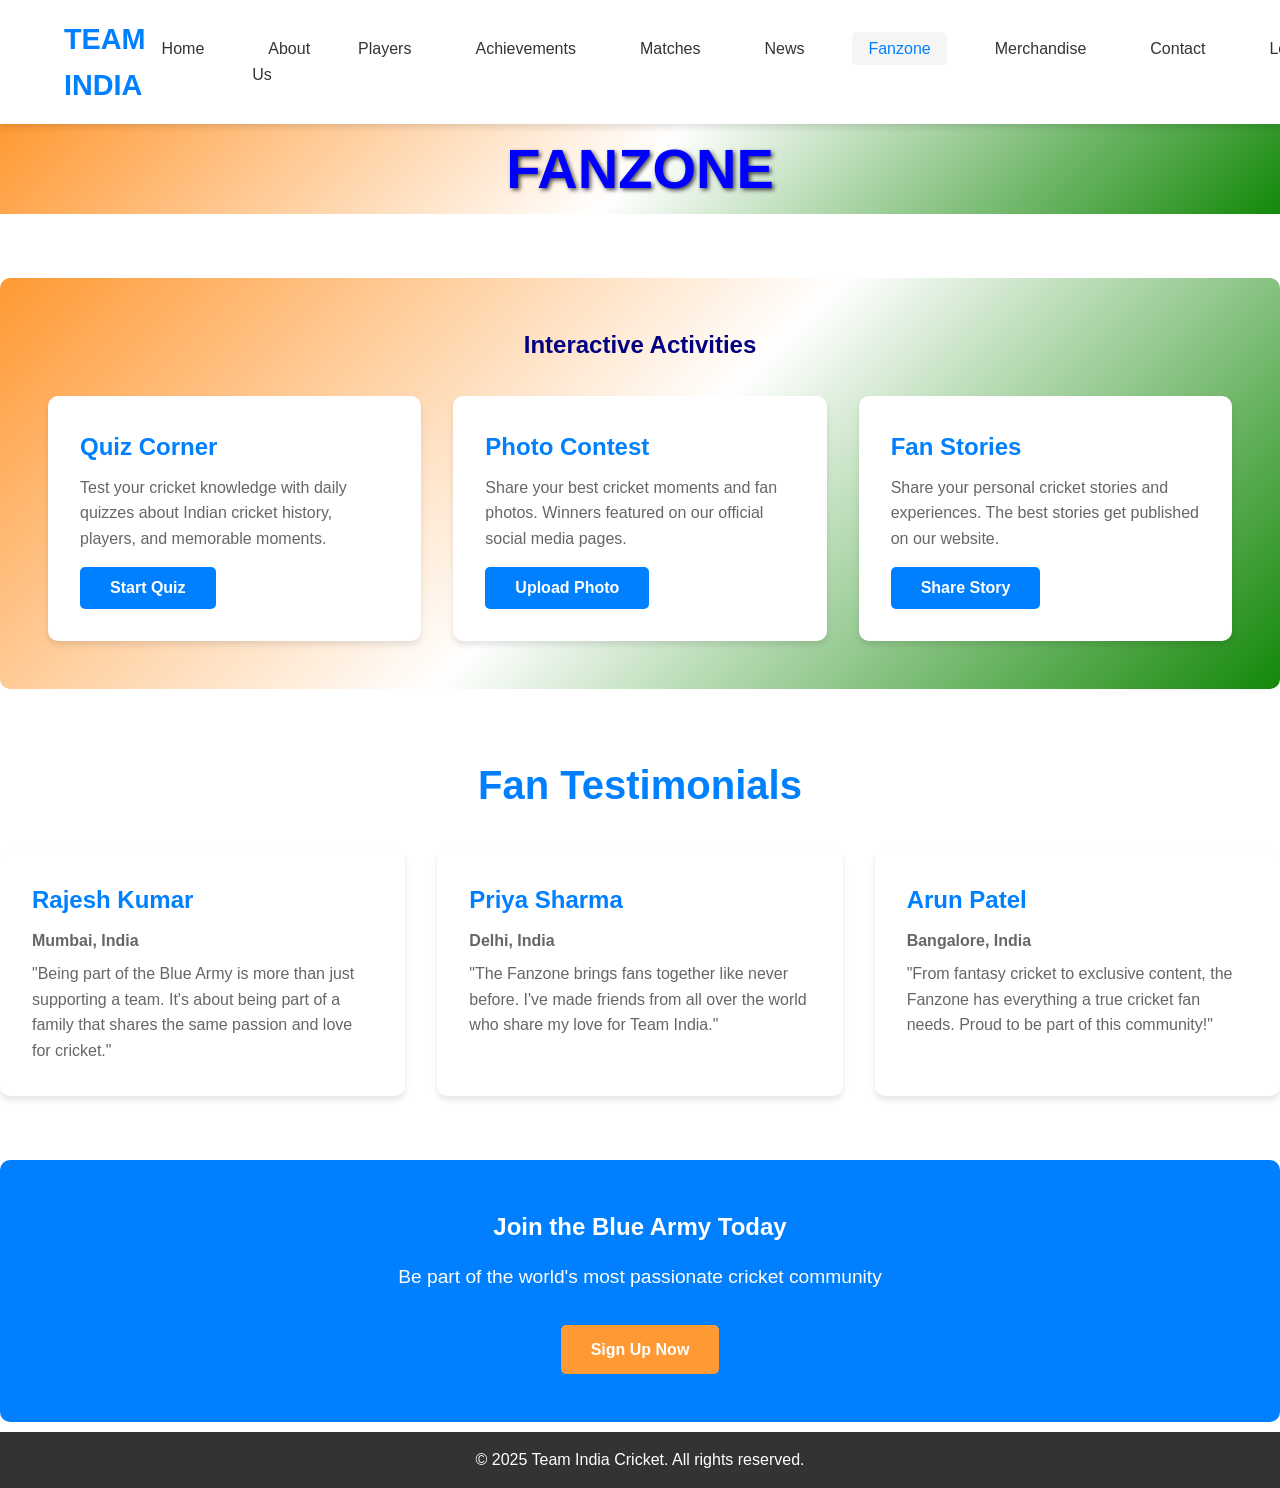
<file: fan.html>
<!DOCTYPE html>
<html >
<head>
   
    <title>Fanzone - Team India Community</title>
    <link rel="stylesheet" href="c.css">
</head>
<body>
    <header>
        <nav>
            <div class="logo">
                <span>TEAM INDIA</span>
            </div>
            <ul class="nav-links">
                <li><a href="home.html">Home</a></li>
                <li><a href="about.html">About Us</a></li>
                <li><a href="play.html">Players</a></li>
                <li><a href="achievemen.html">Achievements</a></li>
                <li><a href="mat.html">Matches</a></li>
                <li><a href="new.html">News</a></li>
                <li><a href="fan.html" class="active">Fanzone</a></li>
                <li><a href="marche.html">Merchandise</a></li>
                <li><a href="conta.html">Contact</a></li>
                <li><a href="log.html">Login</a></li>
            </ul>
        </nav>
    </header>
        <div class="hero-content">
            <h1 style="text-align: center;background: linear-gradient(135deg, #FF9933, #FFFFFF, #138808);color:blue">FANZONE</h1>
           
        </div>
    </section>
        <div style="background: linear-gradient(135deg, #FF9933, #FFFFFF, #138808); padding: 3rem; border-radius: 10px; margin: 4rem 0;">
            <h2 style="text-align: center; color: #000080; margin-bottom: 2rem;">Interactive Activities</h2>
            <div class="grid">
                <div class="card">
                    <h3> Quiz Corner</h3>
                    <p>Test your cricket knowledge with daily quizzes about Indian cricket history, players, and memorable moments.</p>
                    <button class="btn" style="margin-top: 1rem;">Start Quiz</button>
                </div>
                <div class="card">
                    <h3> Photo Contest</h3>
                    <p>Share your best cricket moments and fan photos. Winners featured on our official social media pages.</p>
                    <button class="btn" style="margin-top: 1rem;">Upload Photo</button>
                </div>
                <div class="card">
                    <h3> Fan Stories</h3>
                    <p>Share your personal cricket stories and experiences. The best stories get published on our website.</p>
                    <button class="btn" style="margin-top: 1rem;">Share Story</button>
                </div>
            </div>
        </div>

        <div style="margin-top: 4rem;">
            <h2 class="section-title">Fan Testimonials</h2>
            <div class="grid">
                <div class="card">
                    <h3>Rajesh Kumar</h3>
                    <p class="player-role">Mumbai, India</p>
                    <p>"Being part of the Blue Army is more than just supporting a team. It's about being part of a family that shares the same passion and love for cricket."</p>
                </div>
                <div class="card">
                    <h3>Priya Sharma</h3>
                    <p class="player-role">Delhi, India</p>
                    <p>"The Fanzone brings fans together like never before. I've made friends from all over the world who share my love for Team India."</p>
                </div>
                <div class="card">
                    <h3>Arun Patel</h3>
                    <p class="player-role">Bangalore, India</p>
                    <p>"From fantasy cricket to exclusive content, the Fanzone has everything a true cricket fan needs. Proud to be part of this community!"</p>
                </div>
            </div>
        </div>

        <div style="background: var(--primary-color); color: white; padding: 3rem; border-radius: 10px; margin-top: 4rem; text-align: center;">
            <h2 style="margin-bottom: 1rem;">Join the Blue Army Today</h2>
            <p style="font-size: 1.2rem; margin-bottom: 2rem;">Be part of the world's most passionate cricket community</p>
            <a href="lo.html" class="btn btn-secondary">Sign Up Now</a>
        </div>
    </div>
 <footer>
            <p>&copy; 2025 Team India Cricket. All rights reserved. </p>
        </div>
    </footer>
</body>
</html>
</file>
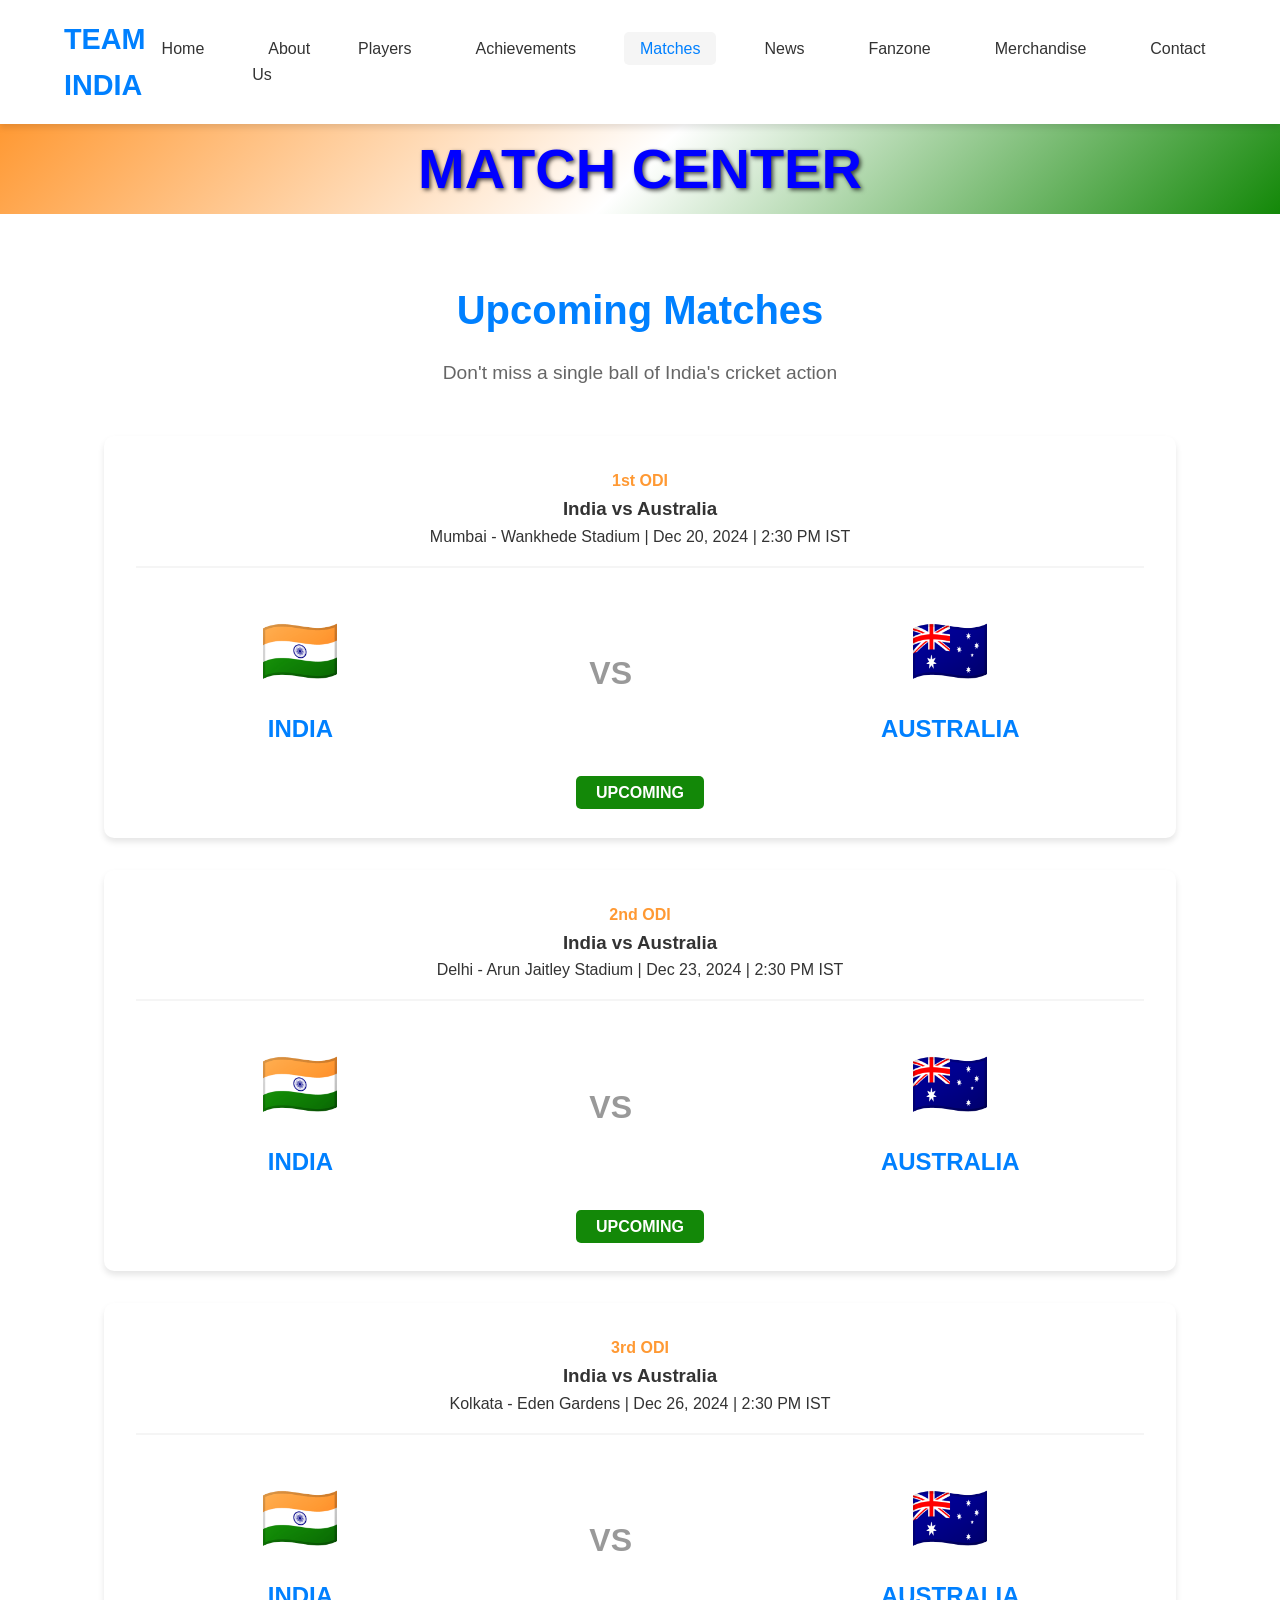
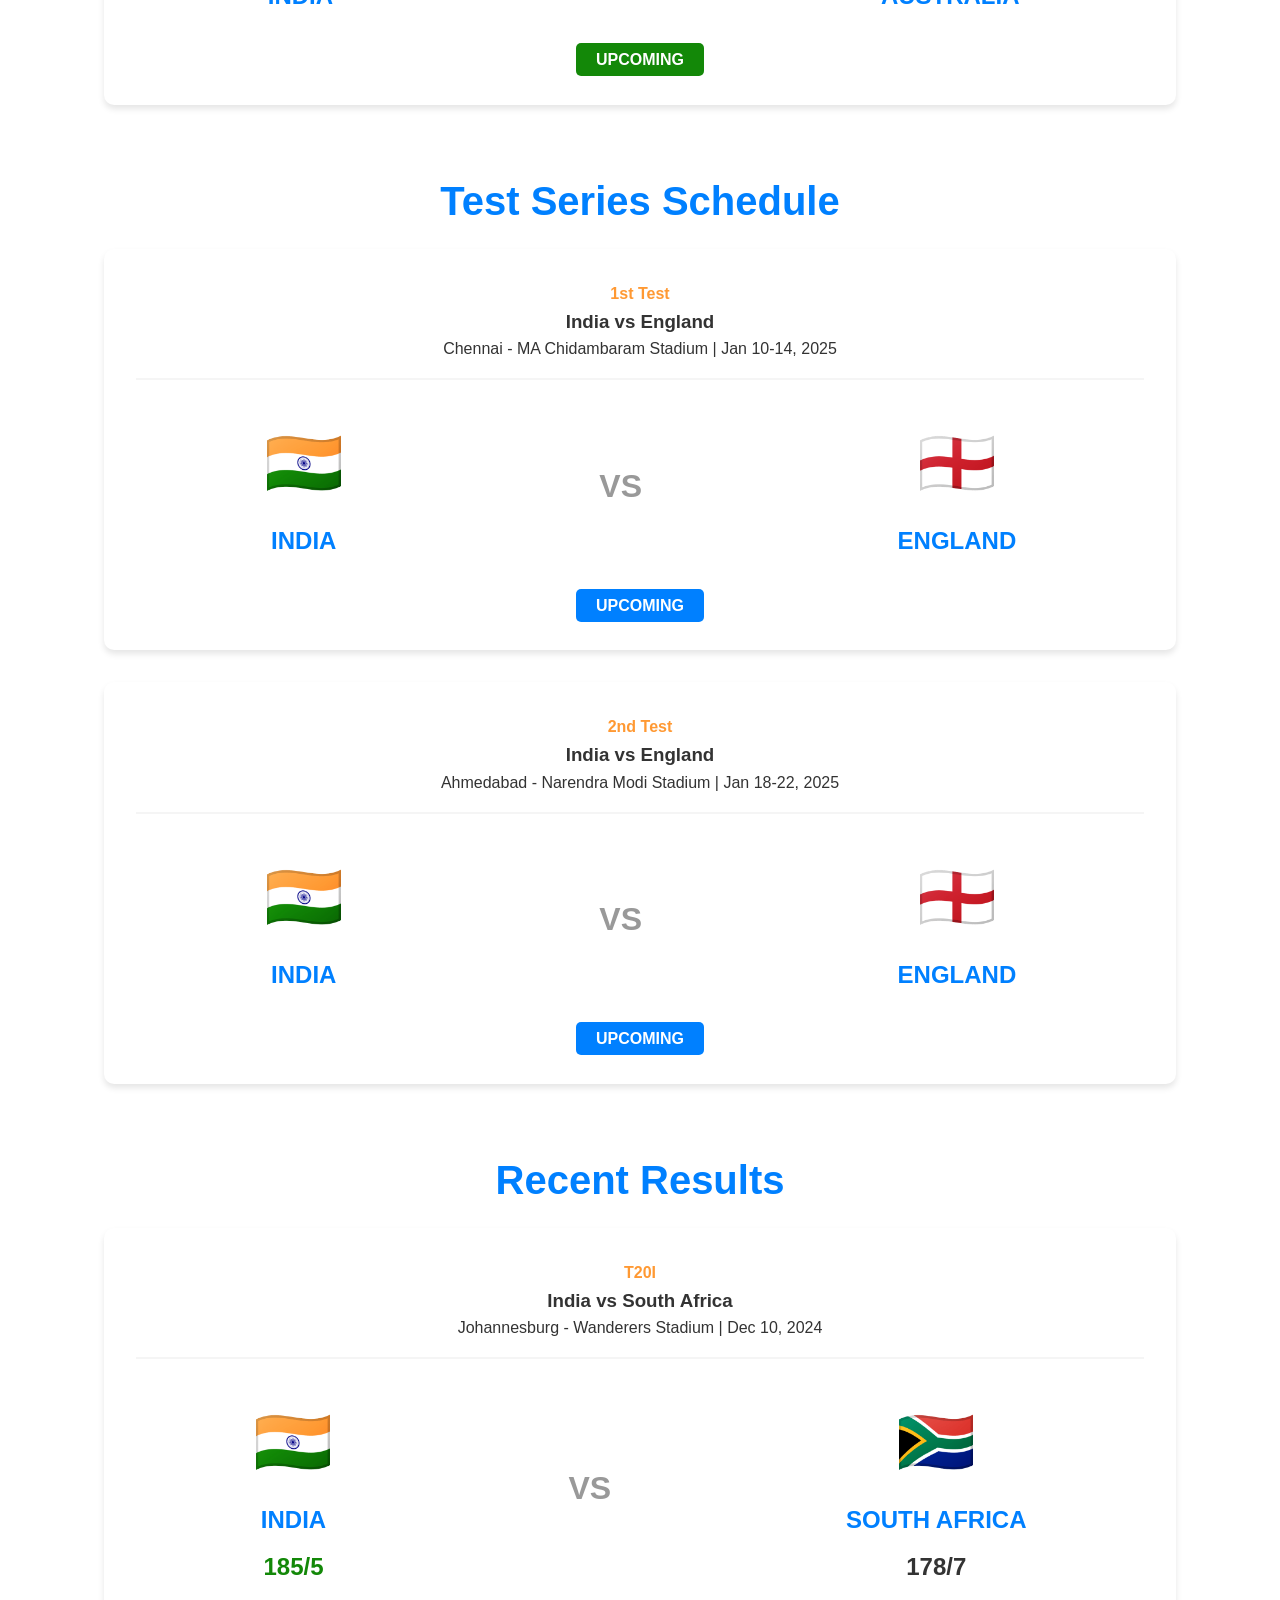
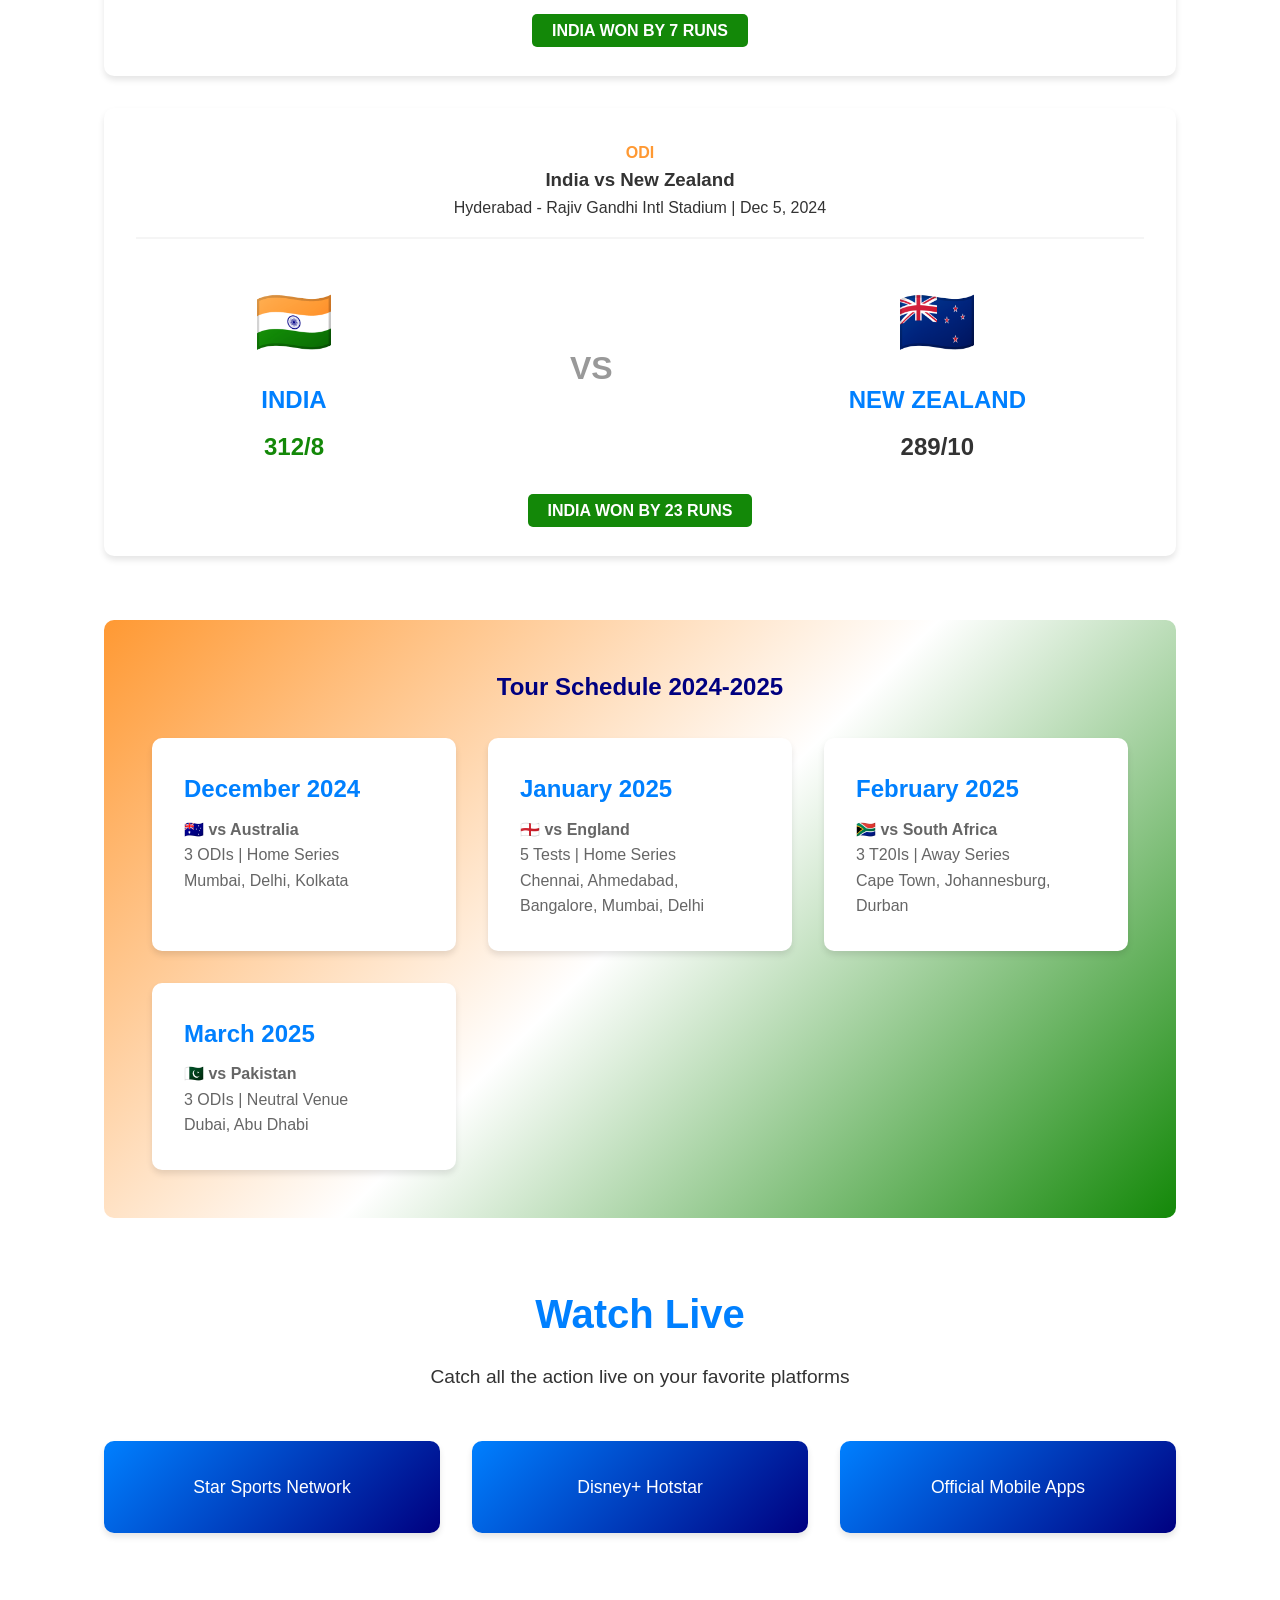
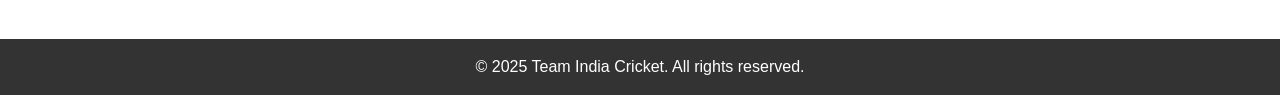
<file: mat.html>
<!DOCTYPE html>
<html>
<head>
  
    <title>Matches - Team India Schedule</title>
    <link rel="stylesheet" href="c.css">
</head>
<body>
    <header>
        <nav>
            <div class="logo"> 
                <span>TEAM INDIA</span>
            </div>
            <ul class="nav-links">
                <li><a href="home.html">Home</a></li>
                <li><a href="about.html">About Us</a></li>
                <li><a href="play.html">Players</a></li>
                <li><a href="achievemen.html">Achievements</a></li>
                <li><a href="mat.html" class="active">Matches</a></li>
                <li><a href="new.html">News</a></li>
                <li><a href="fan.html">Fanzone</a></li>
                <li><a href="marche.html">Merchandise</a></li>
                <li><a href="conta.html">Contact</a></li>   
            </ul>
        </nav>
    </header>
        <div class="hero-content">
            <h1  style="text-align: center;background: linear-gradient(135deg, #FF9933, #FFFFFF, #138808);color:blue">MATCH CENTER</h1>

        </div>
    <div class="container">
        <h2 class="section-title">Upcoming Matches</h2>
        <p class="section-subtitle">Don't miss a single ball of India's cricket action</p>

        <div class="match-card">
            <div class="match-header">
                <p style="color: var(--secondary-color); font-weight: bold;">1st ODI</p>
                <h3>India vs Australia</h3>
                <p>Mumbai - Wankhede Stadium | Dec 20, 2024 | 2:30 PM IST</p>
            </div>
            <div class="match-teams">
                <div class="team">
                    <div style="font-size: 4rem;">🇮🇳</div>
                    <div class="team-name">INDIA</div>
                </div>
                <div class="vs">VS</div>
                <div class="team">
                    <div style="font-size: 4rem;">🇦🇺</div>
                    <div class="team-name">AUSTRALIA</div>
                </div>
            </div>
            <div style="text-align: center; margin-top: 1rem;">
                <span style="background: var(--green); color: white; padding: 8px 20px; border-radius: 5px; font-weight: bold;">UPCOMING</span>
            </div>
        </div>

        <div class="match-card">
            <div class="match-header">
                <p style="color: var(--secondary-color); font-weight: bold;">2nd ODI</p>
                <h3>India vs Australia</h3>
                <p>Delhi - Arun Jaitley Stadium | Dec 23, 2024 | 2:30 PM IST</p>
            </div>
            <div class="match-teams">
                <div class="team">
                    <div style="font-size: 4rem;">🇮🇳</div>
                    <div class="team-name">INDIA</div>
                </div>
                <div class="vs">VS</div>
                <div class="team">
                    <div style="font-size: 4rem;">🇦🇺</div>
                    <div class="team-name">AUSTRALIA</div>
                </div>
            </div>
            <div style="text-align: center; margin-top: 1rem;">
                <span style="background: var(--green); color: white; padding: 8px 20px; border-radius: 5px; font-weight: bold;">UPCOMING</span>
            </div>
        </div>

        <div class="match-card">
            <div class="match-header">
                <p style="color: var(--secondary-color); font-weight: bold;">3rd ODI</p>
                <h3>India vs Australia</h3>
                <p>Kolkata - Eden Gardens | Dec 26, 2024 | 2:30 PM IST</p>
            </div>
            <div class="match-teams">
                <div class="team">
                    <div style="font-size: 4rem;">🇮🇳</div>
                    <div class="team-name">INDIA</div>
                </div>
                <div class="vs">VS</div>
                <div class="team">
                    <div style="font-size: 4rem;">🇦🇺</div>
                    <div class="team-name">AUSTRALIA</div>
                </div>
            </div>
            <div style="text-align: center; margin-top: 1rem;">
                <span style="background: var(--green); color: white; padding: 8px 20px; border-radius: 5px; font-weight: bold;">UPCOMING</span>
            </div>
        </div>

        <h2 class="section-title" style="margin-top: 4rem;">Test Series Schedule</h2>

        <div class="match-card">
            <div class="match-header">
                <p style="color: var(--secondary-color); font-weight: bold;">1st Test</p>
                <h3>India vs England</h3>
                <p>Chennai - MA Chidambaram Stadium | Jan 10-14, 2025</p>
            </div>
            <div class="match-teams">
                <div class="team">
                    <div style="font-size: 4rem;">🇮🇳</div>
                    <div class="team-name">INDIA</div>
                </div>
                <div class="vs">VS</div>
                <div class="team">
                    <div style="font-size: 4rem;">🏴󠁧󠁢󠁥󠁮󠁧󠁿</div>
                    <div class="team-name">ENGLAND</div>
                </div>
            </div>
            <div style="text-align: center; margin-top: 1rem;">
                <span style="background: var(--primary-color); color: white; padding: 8px 20px; border-radius: 5px; font-weight: bold;">UPCOMING</span>
            </div>
        </div>

        <div class="match-card">
            <div class="match-header">
                <p style="color: var(--secondary-color); font-weight: bold;">2nd Test</p>
                <h3>India vs England</h3>
                <p>Ahmedabad - Narendra Modi Stadium | Jan 18-22, 2025</p>
            </div>
            <div class="match-teams">
                <div class="team">
                    <div style="font-size: 4rem;">🇮🇳</div>
                    <div class="team-name">INDIA</div>
                </div>
                <div class="vs">VS</div>
                <div class="team">
                    <div style="font-size: 4rem;">🏴󠁧󠁢󠁥󠁮󠁧󠁿</div>
                    <div class="team-name">ENGLAND</div>
                </div>
            </div>
            <div style="text-align: center; margin-top: 1rem;">
                <span style="background: var(--primary-color); color: white; padding: 8px 20px; border-radius: 5px; font-weight: bold;">UPCOMING</span>
            </div>
        </div>

        <h2 class="section-title" style="margin-top: 4rem;">Recent Results</h2>

        <div class="match-card">
            <div class="match-header">
                <p style="color: var(--secondary-color); font-weight: bold;">T20I</p>
                <h3>India vs South Africa</h3>
                <p>Johannesburg - Wanderers Stadium | Dec 10, 2024</p>
            </div>
            <div class="match-teams">
                <div class="team">
                    <div style="font-size: 4rem;">🇮🇳</div>
                    <div class="team-name">INDIA</div>
                    <p style="font-size: 1.5rem; font-weight: bold; color: var(--green); margin-top: 0.5rem;">185/5</p>
                </div>
                <div class="vs">VS</div>
                <div class="team">
                    <div style="font-size: 4rem;">🇿🇦</div>
                    <div class="team-name">SOUTH AFRICA</div>
                    <p style="font-size: 1.5rem; font-weight: bold; margin-top: 0.5rem;">178/7</p>
                </div>
            </div>
            <div style="text-align: center; margin-top: 1rem;">
                <span style="background: var(--green); color: white; padding: 8px 20px; border-radius: 5px; font-weight: bold;">INDIA WON BY 7 RUNS</span>
            </div>
        </div>

        <div class="match-card">
            <div class="match-header">
                <p style="color: var(--secondary-color); font-weight: bold;">ODI</p>
                <h3>India vs New Zealand</h3>
                <p>Hyderabad - Rajiv Gandhi Intl Stadium | Dec 5, 2024</p>
            </div>
            <div class="match-teams">
                <div class="team">
                    <div style="font-size: 4rem;">🇮🇳</div>
                    <div class="team-name">INDIA</div>
                    <p style="font-size: 1.5rem; font-weight: bold; color: var(--green); margin-top: 0.5rem;">312/8</p>
                </div>
                <div class="vs">VS</div>
                <div class="team">
                    <div style="font-size: 4rem;">🇳🇿</div>
                    <div class="team-name">NEW ZEALAND</div>
                    <p style="font-size: 1.5rem; font-weight: bold; margin-top: 0.5rem;">289/10</p>
                </div>
            </div>
            <div style="text-align: center; margin-top: 1rem;">
                <span style="background: var(--green); color: white; padding: 8px 20px; border-radius: 5px; font-weight: bold;">INDIA WON BY 23 RUNS</span>
            </div>
        </div>

        <div style="background: linear-gradient(135deg, #FF9933, #FFFFFF, #138808); padding: 3rem; border-radius: 10px; margin-top: 4rem;">
            <h2 style="text-align: center; color: #000080; margin-bottom: 2rem;">Tour Schedule 2024-2025</h2>
            <div class="grid">
                <div class="card">
                    <h3>December 2024</h3>
                    <p><strong>🇦🇺 vs Australia</strong></p>
                    <p>3 ODIs | Home Series</p>
                    <p>Mumbai, Delhi, Kolkata</p>
                </div>
                <div class="card">
                    <h3>January 2025</h3>
                    <p><strong>🏴󠁧󠁢󠁥󠁮󠁧󠁿 vs England</strong></p>
                    <p>5 Tests | Home Series</p>
                    <p>Chennai, Ahmedabad, Bangalore, Mumbai, Delhi</p>
                </div>
                <div class="card">
                    <h3>February 2025</h3>
                    <p><strong>🇿🇦 vs South Africa</strong></p>
                    <p>3 T20Is | Away Series</p>
                    <p>Cape Town, Johannesburg, Durban</p>
                </div>
                <div class="card">
                    <h3>March 2025</h3>
                    <p><strong>🇵🇰 vs Pakistan</strong></p>
                    <p>3 ODIs | Neutral Venue</p>
                    <p>Dubai, Abu Dhabi</p>
                </div>
            </div>
        </div>

        <div style="margin-top: 4rem; text-align: center;">
            <h2 class="section-title">Watch Live</h2>
            <p style="font-size: 1.2rem; margin-bottom: 2rem;">Catch all the action live on your favorite platforms</p>
            <div class="stats-grid">
                <div class="stat-box">
                    
                    <p>Star Sports Network</p>
                </div>
                <div class="stat-box">
                  
                    <p>Disney+ Hotstar</p>
                </div>
                <div class="stat-box">
                   
                    <p>Official Mobile Apps</p>
                </div>
            </div>
        </div>
    </div>

<footer>
            <p>&copy; 2025 Team India Cricket. All rights reserved.</p>
    </footer>
</body>
</html>
</file>
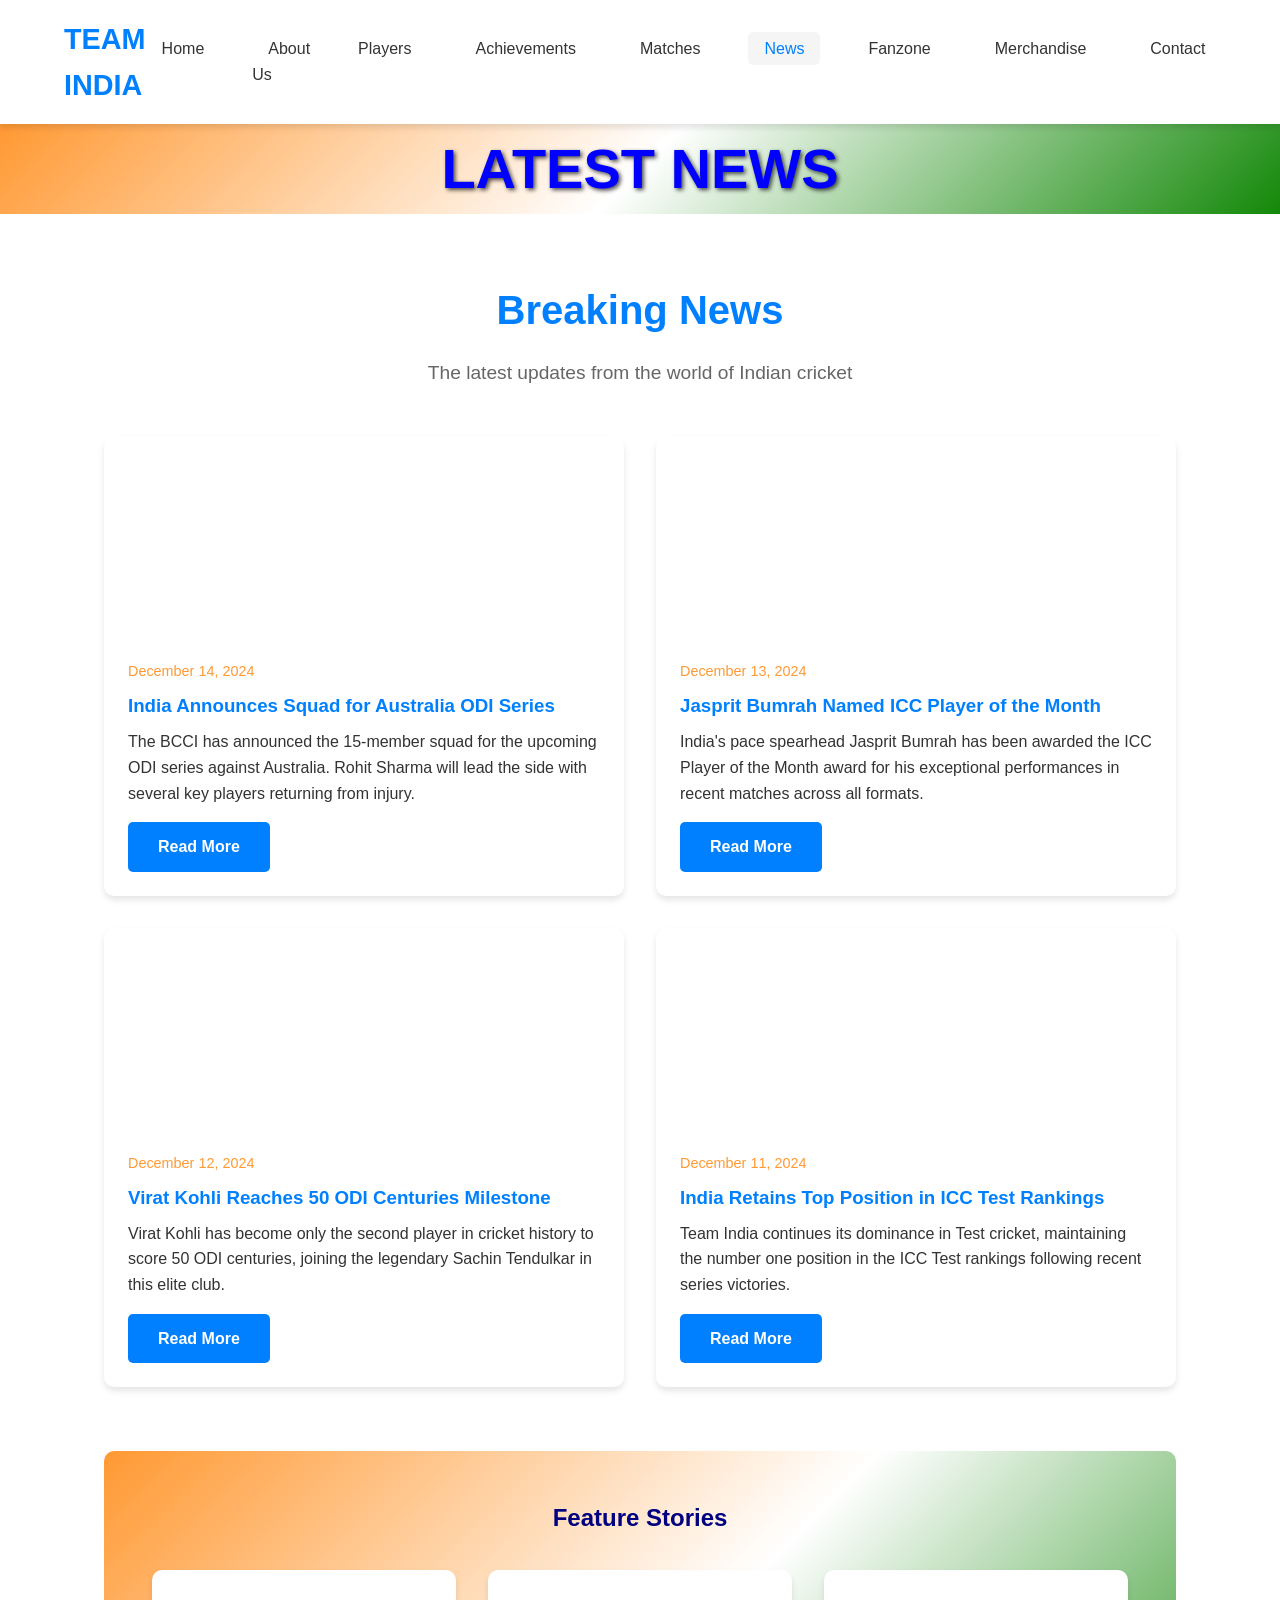
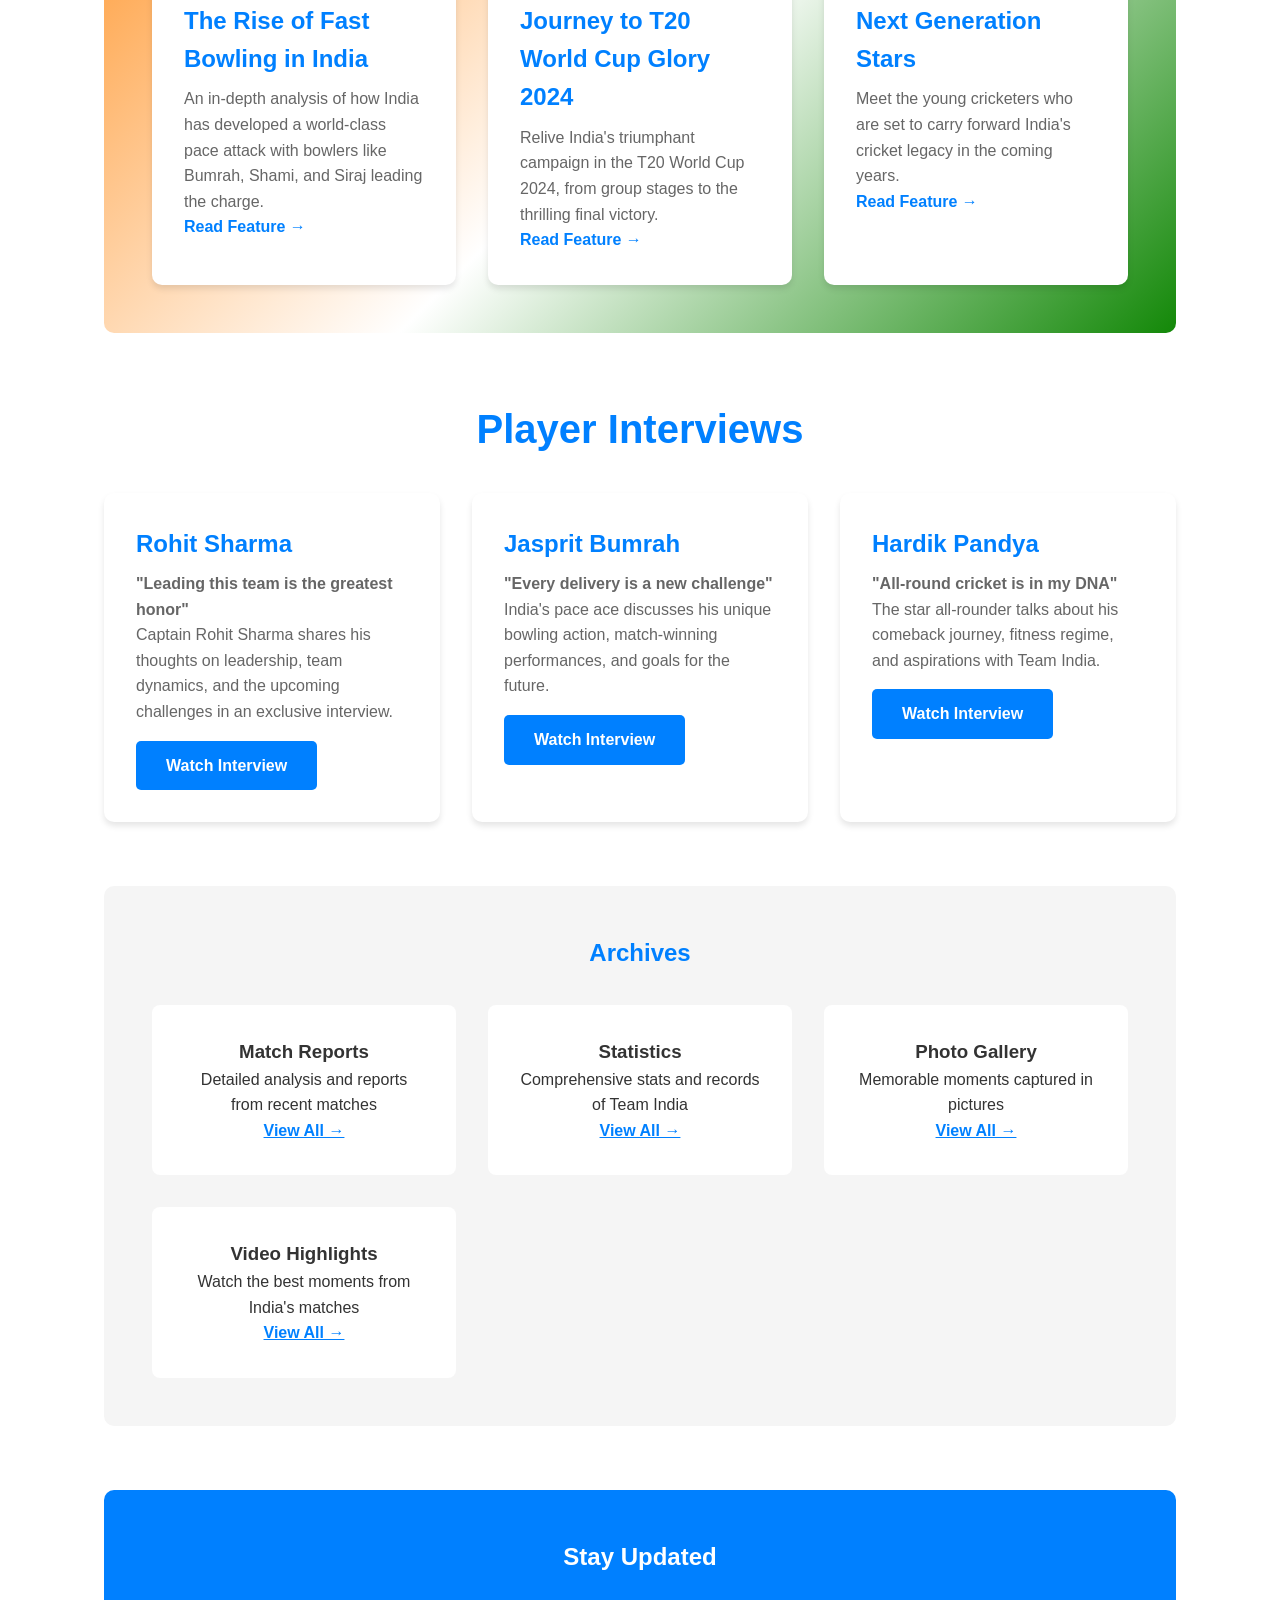
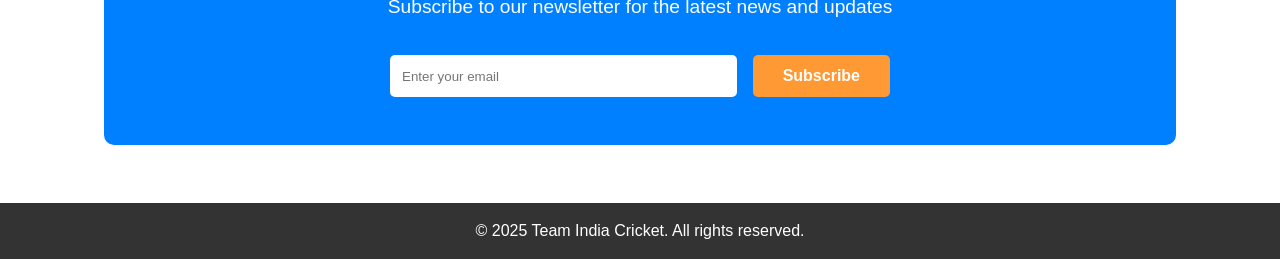
<file: new.html>
<!DOCTYPE html>
<html>
<head>
   
    <title>News - Team India Latest Updates</title>
    <link rel="stylesheet" href="c.css">
</head>
<body>
    <header>
       
        <nav>
            <div class="logo">
           
                <span>TEAM INDIA</span>
            </div>
            <ul class="nav-links">
                <li><a href="home.html">Home</a></li>
                <li><a href="about.html">About Us</a></li>
                <li><a href="play.html">Players</a></li>
                <li><a href="achievemen.html">Achievements</a></li>
                <li><a href="mat.html">Matches</a></li>
                <li><a href="new.html" class="active">News</a></li>
                <li><a href="fan.html">Fanzone</a></li>
                <li><a href="marche.html">Merchandise</a></li>
                <li><a href="conta.html">Contact</a></li>
                
            </ul>
        </nav>
    </header>

    
        <div class="hero-content">
            <h1  style="text-align: center;background: linear-gradient(135deg, #FF9933, #FFFFFF, #138808);color:blue">LATEST NEWS</h1>
           
        </div>


    <div class="container">
        <h2 class="section-title">Breaking News</h2>
        <p class="section-subtitle">The latest updates from the world of Indian cricket</p>

        <div class="news-grid">
            <div class="news-card">
                <div class="news-img" style="background: url('https://images.pexels.com/photos/209977/pexels-photo-209977.jpeg?auto=compress&cs=tinysrgb&w=800') center/cover;"></div>
                <div class="news-content">
                    <div class="news-date">December 14, 2024</div>
                    <h3>India Announces Squad for Australia ODI Series</h3>
                    <p>The BCCI has announced the 15-member squad for the upcoming ODI series against Australia. Rohit Sharma will lead the side with several key players returning from injury.</p>
                    <a href="#" class="btn" style="margin-top: 1rem;">Read More</a>
                </div>
            </div>

            <div class="news-card">
                <div class="news-img" style="background: url('https://images.pexels.com/photos/18810527/pexels-photo-18810527.jpeg?auto=compress&cs=tinysrgb&w=800') center/cover;"></div>
                <div class="news-content">
                    <div class="news-date">December 13, 2024</div>
                    <h3>Jasprit Bumrah Named ICC Player of the Month</h3>
                    <p>India's pace spearhead Jasprit Bumrah has been awarded the ICC Player of the Month award for his exceptional performances in recent matches across all formats.</p>
                    <a href="#" class="btn" style="margin-top: 1rem;">Read More</a>
                </div>
            </div>

            <div class="news-card">
                <div class="news-img" style="background: url('https://images.pexels.com/photos/16675014/pexels-photo-16675014.jpeg?auto=compress&cs=tinysrgb&w=800') center/cover;"></div>
                <div class="news-content">
                    <div class="news-date">December 12, 2024</div>
                    <h3>Virat Kohli Reaches 50 ODI Centuries Milestone</h3>
                    <p>Virat Kohli has become only the second player in cricket history to score 50 ODI centuries, joining the legendary Sachin Tendulkar in this elite club.</p>
                    <a href="#" class="btn" style="margin-top: 1rem;">Read More</a>
                </div>
            </div>
                <div cla

           
            <div class="news-card">
                <div class="news-img" style="background: url('https://images.pexels.com/photos/16675014/pexels-photo-16675014.jpeg?auto=compress&cs=tinysrgb&w=800') center/cover;"></div>
                <div class="news-content">
                    <div class="news-date">December 11, 2024</div>
                    <h3>India Retains Top Position in ICC Test Rankings</h3>
                    <p>Team India continues its dominance in Test cricket, maintaining the number one position in the ICC Test rankings following recent series victories.</p>
                    <a href="#" class="btn" style="margin-top: 1rem;">Read More</a>
                </div>
            </div>

           
              
        </div>

        <div style="background: linear-gradient(135deg, #FF9933, #FFFFFF, #138808); padding: 3rem; border-radius: 10px; margin: 4rem 0;">
            <h2 style="text-align: center; color: #000080; margin-bottom: 2rem;">Feature Stories</h2>
            <div class="grid">
                <div class="card">
                    <h3> The Rise of Fast Bowling in India</h3>
                    <p>An in-depth analysis of how India has developed a world-class pace attack with bowlers like Bumrah, Shami, and Siraj leading the charge.</p>
                    <a href="#" style="color: var(--primary-color); text-decoration: none; font-weight: bold;">Read Feature →</a>
                </div>
                <div class="card">
                    <h3> Journey to T20 World Cup Glory 2024</h3>
                    <p>Relive India's triumphant campaign in the T20 World Cup 2024, from group stages to the thrilling final victory.</p>
                    <a href="#" style="color: var(--primary-color); text-decoration: none; font-weight: bold;">Read Feature →</a>
                </div>
                <div class="card">
                    <h3> Next Generation Stars</h3>
                    <p>Meet the young cricketers who are set to carry forward India's cricket legacy in the coming years.</p>
                    <a href="#" style="color: var(--primary-color); text-decoration: none; font-weight: bold;">Read Feature →</a>
                </div>
            </div>
        </div>

        <h2 class="section-title">Player Interviews</h2>
        <div class="grid">
            <div class="card">
                <h3>Rohit Sharma</h3>
                <p><strong>"Leading this team is the greatest honor"</strong></p>
                <p>Captain Rohit Sharma shares his thoughts on leadership, team dynamics, and the upcoming challenges in an exclusive interview.</p>
                <a href="#" class="btn" style="margin-top: 1rem;">Watch Interview</a>
            </div>
            <div class="card">
                <h3>Jasprit Bumrah</h3>
                <p><strong>"Every delivery is a new challenge"</strong></p>
                <p>India's pace ace discusses his unique bowling action, match-winning performances, and goals for the future.</p>
                <a href="#" class="btn" style="margin-top: 1rem;">Watch Interview</a>
            </div>
            <div class="card">
                <h3>Hardik Pandya</h3>
                <p><strong>"All-round cricket is in my DNA"</strong></p>
                <p>The star all-rounder talks about his comeback journey, fitness regime, and aspirations with Team India.</p>
                <a href="#" class="btn" style="margin-top: 1rem;">Watch Interview</a>
            </div>
        </div>

        <div style="margin-top: 4rem; background: var(--light-gray); padding: 3rem; border-radius: 10px;">
            <h2 style="text-align: center; color: var(--primary-color); margin-bottom: 2rem;">Archives</h2>
            <div class="grid">
                <div style="text-align: center; padding: 2rem; background: white; border-radius: 8px;">
                    <h3> Match Reports</h3>
                    <p>Detailed analysis and reports from recent matches</p>
                    <a href="#" style="color: var(--primary-color); font-weight: bold;">View All →</a>
                </div>
                <div style="text-align: center; padding: 2rem; background: white; border-radius: 8px;">
                    <h3> Statistics</h3>
                    <p>Comprehensive stats and records of Team India</p>
                    <a href="#" style="color: var(--primary-color); font-weight: bold;">View All →</a>
                </div>
                <div style="text-align: center; padding: 2rem; background: white; border-radius: 8px;">
                    <h3> Photo Gallery</h3>
                    <p>Memorable moments captured in pictures</p>
                    <a href="#" style="color: var(--primary-color); font-weight: bold;">View All →</a>
                </div>
                <div style="text-align: center; padding: 2rem; background: white; border-radius: 8px;">
                    <h3> Video Highlights</h3>
                    <p>Watch the best moments from India's matches</p>
                    <a href="#" style="color: var(--primary-color); font-weight: bold;">View All →</a>
                </div>
            </div>
        </div>

        <div style="margin-top: 4rem; text-align: center; padding: 3rem; background: var(--primary-color); color: white; border-radius: 10px;">
            <h2 style="margin-bottom: 1rem;">Stay Updated</h2>
            <p style="font-size: 1.2rem; margin-bottom: 2rem;">Subscribe to our newsletter for the latest news and updates</p>
            <div style="max-width: 500px; margin: 0 auto; display: flex; gap: 1rem;">
                <input type="email" placeholder="Enter your email" style="flex: 1; padding: 12px; border: none; border-radius: 5px;">
                <button class="btn btn-secondary">Subscribe</button>
            </div>
        </div>
    </div>

    <footer>

            <p>&copy; 2025 Team India Cricket. All rights reserved. </p>
    
    </footer>
</body>
</html>
</file>
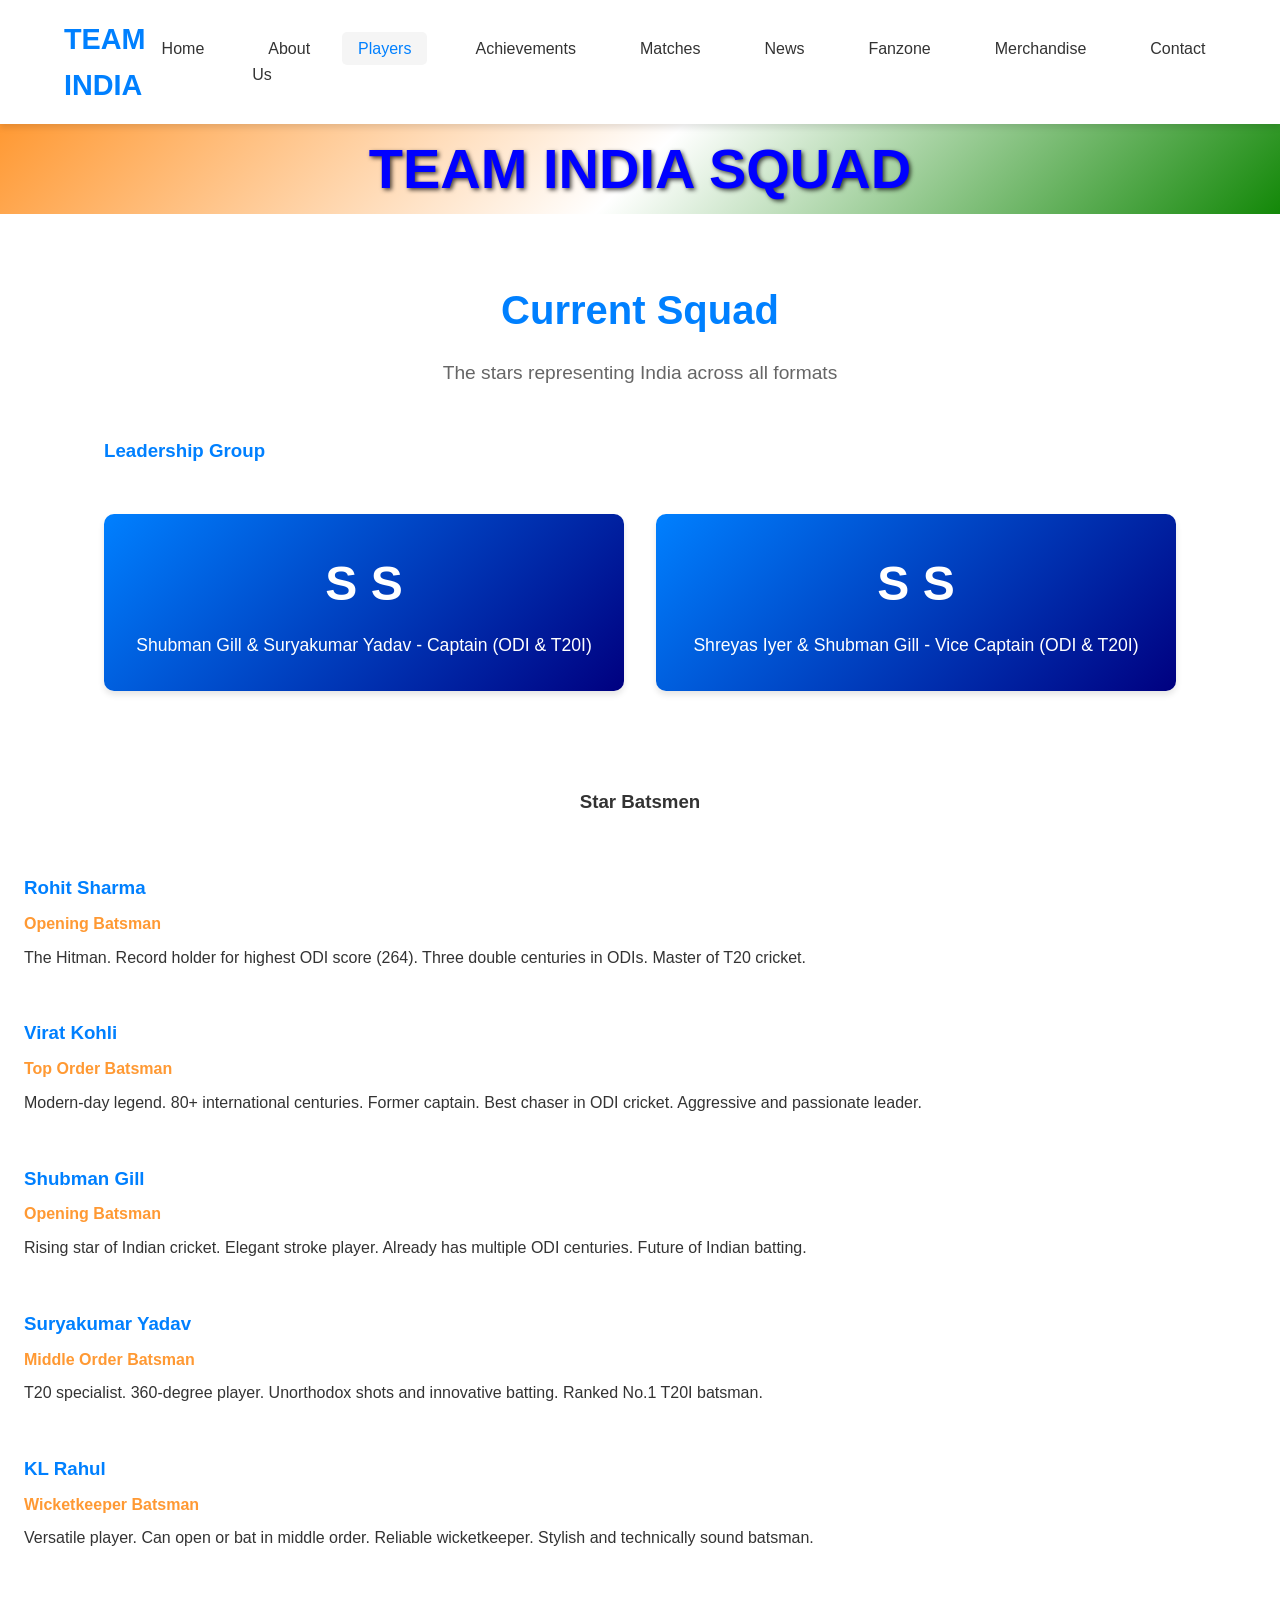
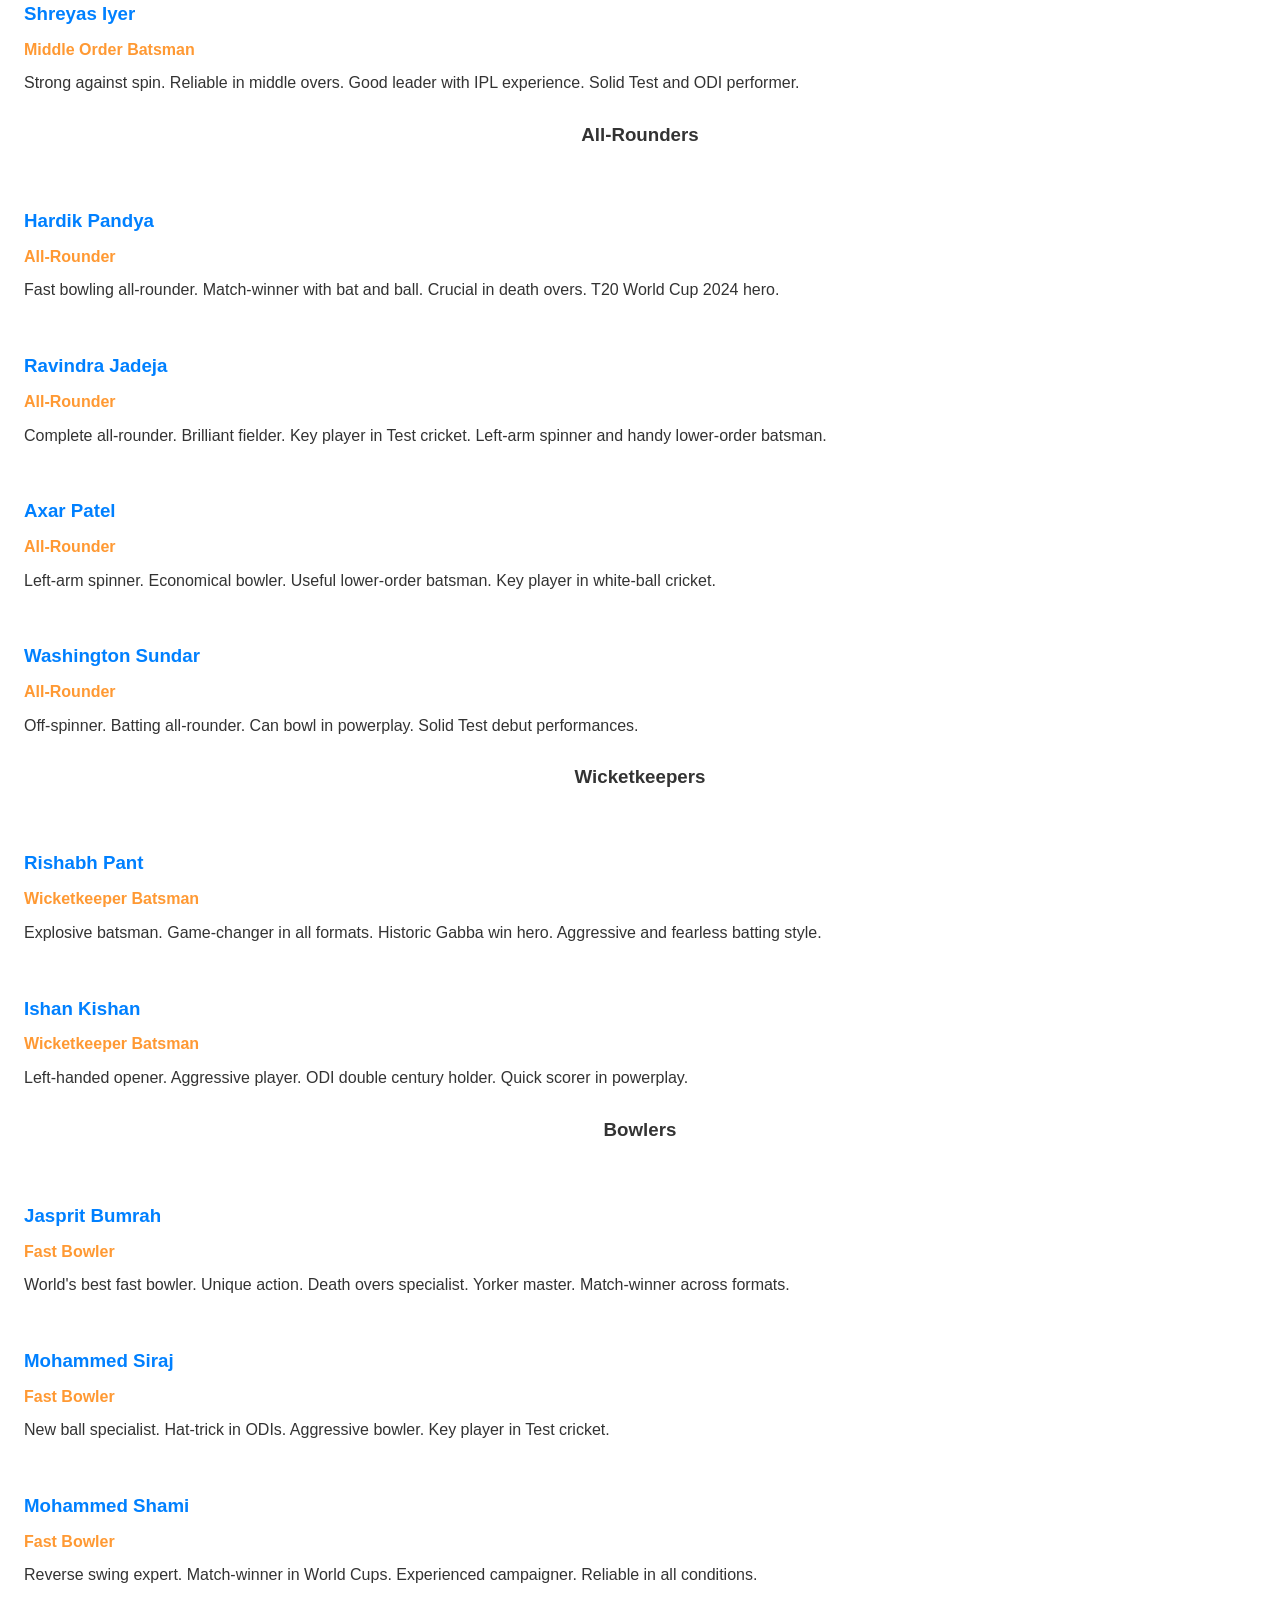
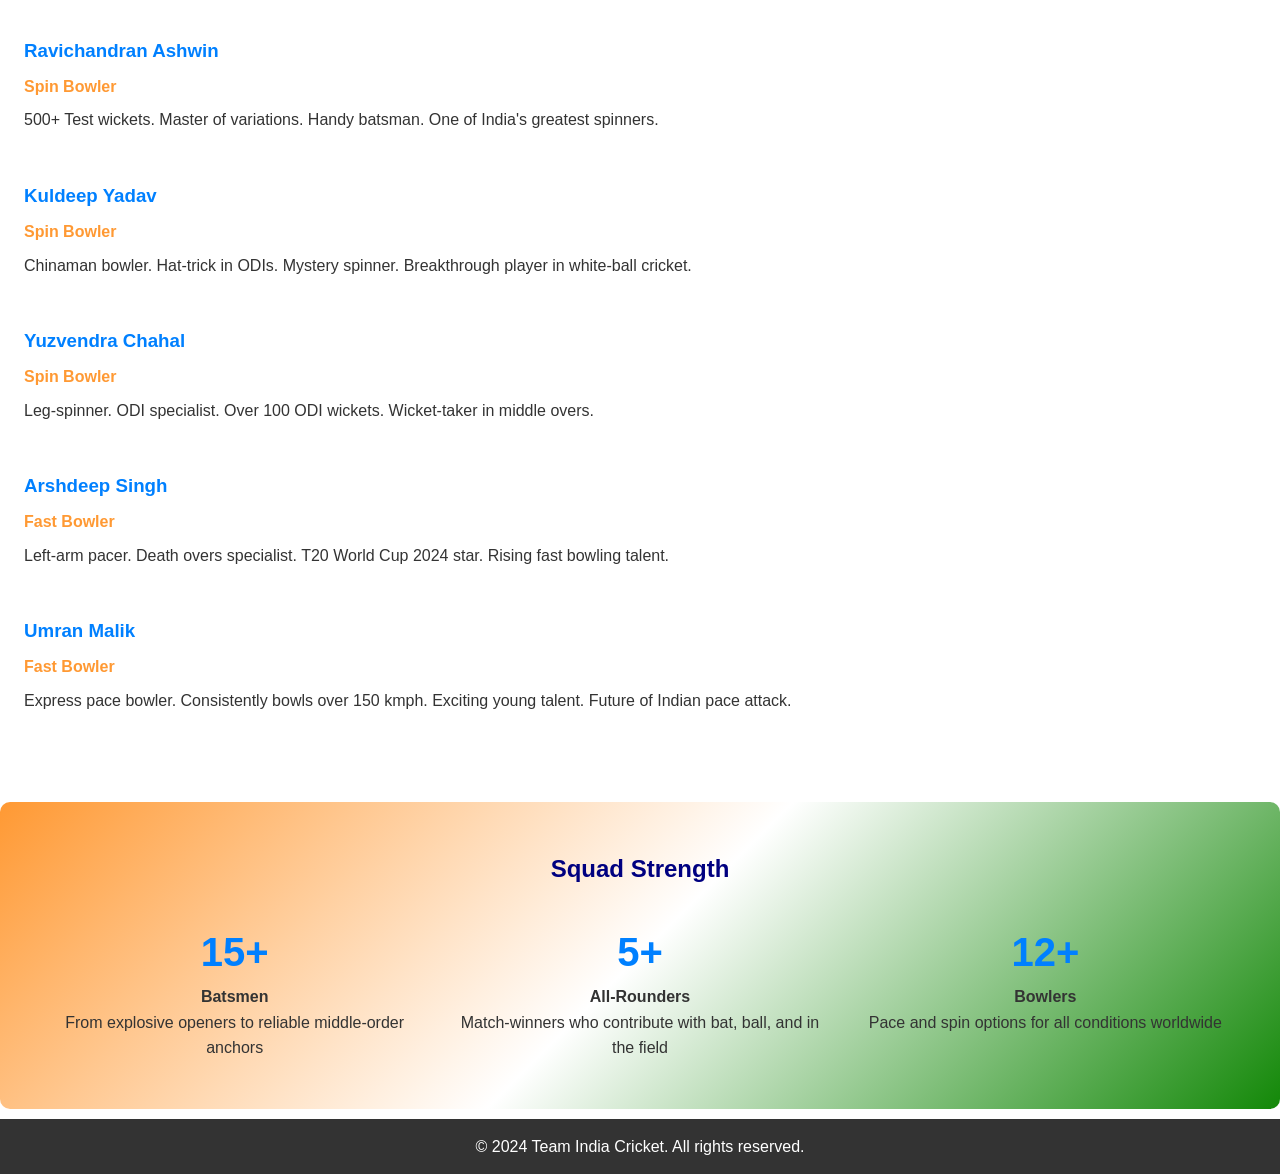
<file: play.html>
<!DOCTYPE html>
<html >
<head>
    
    <title>Players - Team India Squad</title>
    <link rel="stylesheet" href="c.css">
</head>
<body>
    <header>
       
        <nav>
            <div class="logo">
                
                <span>TEAM INDIA</span>
            </div>
            <ul class="nav-links">
                <li><a href="home.html">Home</a></li>
                <li><a href="about.html">About Us</a></li>
                <li><a href="play.html" class="active">Players</a></li>
                <li><a href="achievemen.html">Achievements</a></li>
                <li><a href="mat.html">Matches</a></li>
                <li><a href="new.html">News</a></li>
                <li><a href="fan.html">Fanzone</a></li>
                <li><a href="marche.html">Merchandise</a></li>
                <li><a href="conta.html">Contact</a></li>
              
            </ul>
        </nav>
    </header>

    
        <div class="hero-content">
            <h1  style="text-align: center;background: linear-gradient(135deg, #FF9933, #FFFFFF, #138808);color:blue">TEAM INDIA SQUAD</h1>
          
        </div>
   

    <div class="container">
        <h2 class="section-title">Current Squad</h2>
        <p class="section-subtitle">The stars representing India across all formats</p>

        
            <h3 style="color: var(--primary-color); margin-bottom: 1rem;">Leadership Group</h3>
            <div class="stats-grid">
                <div class="stat-box">
                    <h2>S S</h2>
                    <p> Shubman Gill & Suryakumar Yadav - Captain (ODI & T20I)</p>
                </div>
                <div class="stat-box">
                    <h2>S S</h2>
                    <p> Shreyas Iyer & Shubman Gill  - Vice Captain (ODI & T20I)</p>
                </div>
            </div>
        </div>

        <h3 style="text-align: center;"> Star Batsmen</h3>
        <div class="player-grid">
            
             
                <div class="player-info">
                    <h3>Rohit Sharma</h3>
                    <p class="player-role"> Opening Batsman</p>
                    <p>The Hitman. Record holder for highest ODI score (264). Three double centuries in ODIs. Master of T20 cricket.</p>
                </div>
            </div>

           
                <div class="player-info">
                    <h3>Virat Kohli</h3>
                    <p class="player-role">Top Order Batsman</p>
                    <p>Modern-day legend. 80+ international centuries. Former captain. Best chaser in ODI cricket. Aggressive and passionate leader.</p>
                </div>
            </div>

           
                <div class="player-info">
                    <h3>Shubman Gill</h3>
                    <p class="player-role">Opening Batsman</p>
                    <p>Rising star of Indian cricket. Elegant stroke player. Already has multiple ODI centuries. Future of Indian batting.</p>
                </div>
            </div>

           
                <div class="player-info">
                    <h3>Suryakumar Yadav</h3>
                    <p class="player-role">Middle Order Batsman</p>
                    <p>T20 specialist. 360-degree player. Unorthodox shots and innovative batting. Ranked No.1 T20I batsman.</p>
                </div>
            </div>

           
                <div class="player-info">
                    <h3>KL Rahul</h3>
                    <p class="player-role">Wicketkeeper Batsman</p>
                    <p>Versatile player. Can open or bat in middle order. Reliable wicketkeeper. Stylish and technically sound batsman.</p>
                </div>
            </div>

            
                <div class="player-info">
                    <h3>Shreyas Iyer</h3>
                    <p class="player-role">Middle Order Batsman</p>
                    <p>Strong against spin. Reliable in middle overs. Good leader with IPL experience. Solid Test and ODI performer.</p>
                </div>
            </div>
        </div>

        <h3 style="text-align: center;"> All-Rounders</h3>
        <div class="player-grid">
           
                <div class="player-info">
                    <h3>Hardik Pandya</h3>
                    <p class="player-role">All-Rounder</p>
                    <p>Fast bowling all-rounder. Match-winner with bat and ball. Crucial in death overs. T20 World Cup 2024 hero.</p>
                </div>
            </div>

           
                <div class="player-info">
                    <h3>Ravindra Jadeja</h3>
                    <p class="player-role">All-Rounder</p>
                    <p>Complete all-rounder. Brilliant fielder. Key player in Test cricket. Left-arm spinner and handy lower-order batsman.</p>
                </div>
            </div>

          
                <div class="player-info">
                    <h3>Axar Patel</h3>
                    <p class="player-role">All-Rounder</p>
                    <p>Left-arm spinner. Economical bowler. Useful lower-order batsman. Key player in white-ball cricket.</p>
                </div>
            </div>

         
                <div class="player-info">
                    <h3>Washington Sundar</h3>
                    <p class="player-role">All-Rounder</p>
                    <p>Off-spinner. Batting all-rounder. Can bowl in powerplay. Solid Test debut performances.</p>
                </div>
            </div>
        </div>

        <h3 style="text-align: center;">Wicketkeepers</h3>
        <div class="player-grid">
           
                <div class="player-info">
                    <h3>Rishabh Pant</h3>
                    <p class="player-role">Wicketkeeper Batsman</p>
                    <p>Explosive batsman. Game-changer in all formats. Historic Gabba win hero. Aggressive and fearless batting style.</p>
                </div>
            </div>

           
                <div class="player-info">
                    <h3>Ishan Kishan</h3>
                    <p class="player-role">Wicketkeeper Batsman</p>
                    <p>Left-handed opener. Aggressive player. ODI double century holder. Quick scorer in powerplay.</p>
                </div>
            </div>
        </div>

        <h3 style="text-align: center;">Bowlers</h3>
        <div class="player-grid">
           
                <div class="player-info">
                    <h3>Jasprit Bumrah</h3>
                    <p class="player-role">Fast Bowler</p>
                    <p>World's best fast bowler. Unique action. Death overs specialist. Yorker master. Match-winner across formats.</p>
                </div>
            </div>

           
                <div class="player-info">
                    <h3>Mohammed Siraj</h3>
                    <p class="player-role">Fast Bowler</p>
                    <p>New ball specialist. Hat-trick in ODIs. Aggressive bowler. Key player in Test cricket.</p>
                </div>
            </div>

           
                <div class="player-info">
                    <h3>Mohammed Shami</h3>
                    <p class="player-role">Fast Bowler</p>
                    <p>Reverse swing expert. Match-winner in World Cups. Experienced campaigner. Reliable in all conditions.</p>
                </div>
            </div>

           
                <div class="player-info">
                    <h3>Ravichandran Ashwin</h3>
                    <p class="player-role">Spin Bowler</p>
                    <p>500+ Test wickets. Master of variations. Handy batsman. One of India's greatest spinners.</p>
                </div>
            </div>

                <div class="player-info">
                    <h3>Kuldeep Yadav</h3>
                    <p class="player-role">Spin Bowler</p>
                    <p>Chinaman bowler. Hat-trick in ODIs. Mystery spinner. Breakthrough player in white-ball cricket.</p>
                </div>
            </div>

            
                <div class="player-info">
                    <h3>Yuzvendra Chahal</h3>
                    <p class="player-role">Spin Bowler</p>
                    <p>Leg-spinner. ODI specialist. Over 100 ODI wickets. Wicket-taker in middle overs.</p>
                </div>
            </div>

           
                <div class="player-info">
                    <h3>Arshdeep Singh</h3>
                    <p class="player-role">Fast Bowler</p>
                    <p>Left-arm pacer. Death overs specialist. T20 World Cup 2024 star. Rising fast bowling talent.</p>
                </div>
            </div>

           
                <div class="player-info">
                    <h3>Umran Malik</h3>
                    <p class="player-role">Fast Bowler</p>
                    <p>Express pace bowler. Consistently bowls over 150 kmph. Exciting young talent. Future of Indian pace attack.</p>
                </div>
            </div>
        </div>

        <div style="background: linear-gradient(135deg, #FF9933, #FFFFFF, #138808); padding: 3rem; border-radius: 10px; margin-top: 4rem;">
            <h2 style="text-align: center; color: #000080; margin-bottom: 2rem;">Squad Strength</h2>
            <div class="grid">
                <div style="text-align: center;">
                    <h3 style="font-size: 2.5rem; color: var(--primary-color);">15+</h3>
                    <p><strong>Batsmen</strong></p>
                    <p>From explosive openers to reliable middle-order anchors</p>
                </div>
                <div style="text-align: center;">
                    <h3 style="font-size: 2.5rem; color: var(--primary-color);">5+</h3>
                    <p><strong>All-Rounders</strong></p>
                    <p>Match-winners who contribute with bat, ball, and in the field</p>
                </div>
                <div style="text-align: center;">
                    <h3 style="font-size: 2.5rem; color: var(--primary-color);">12+</h3>
                    <p><strong>Bowlers</strong></p>
                    <p>Pace and spin options for all conditions worldwide</p>
                </div>
            </div>
        </div>
    </div>

    <footer>
       
            <p>&copy; 2024 Team India Cricket. All rights reserved. </p>

    </footer>
</body>
</html>
</file>
<file: c.css>
* {
  margin: 0;
  padding: 0;
  box-sizing: border-box;
}

:root {
  --primary-color: #0080FF;
  --secondary-color: #FF9933;
  --white: #FFFFFF;
  --green: #138808;
  --dark-blue: #000080;
  --light-gray: #f5f5f5;
  --text-dark: #333;
  --shadow: 0 4px 6px rgba(0, 0, 0, 0.1);
}

body {
  font-family: 'Segoe UI', Tahoma, Geneva, Verdana, sans-serif;
  line-height: 1.6;
  color:#333 ;
  background-color:#FFFFFF;
}

header {
  background: linear-gradient(135deg, #FF9933,#FFFFFF , #138808);
  box-shadow: 0 4px 6px rgba(0, 0, 0, 0.1);
  position: sticky;
  top: 0;
  z-index: 1000;
}



nav {
  display: flex;
  justify-content: space-between;
  align-items: center;
  padding: 1rem 5%;
  background:  #FFFFFF;
}

.logo {
  font-size: 1.8rem;
  font-weight: bold;
  color:  #0080FF;
  display: flex;
  align-items: center;
  gap: 10px;
}



.nav-links {
  display: flex;
  list-style: none;
  gap: 2rem;
}

.nav-links a {
  text-decoration: none;
  color:#333;
  font-weight: 500;
  transition: color 0.3s;
  padding: 8px 16px;
  border-radius: 5px;
}

.nav-links a:hover {
  color: #0080FF ;
  background:  #f5f5f5;
}

.nav-links a.active {
  color: var(--primary-color);
  background: var(--light-gray);
}

.hero {
  background: linear-gradient(rgba(0, 0, 0, 0.5), rgba(0, 0, 0, 0.5)),
              url('https://images.pexels.com/photos/1657549/pexels-photo-1657549.jpeg?auto=compress&cs=tinysrgb&w=1920');
  background-size: cover;
  background-position: center;
  height: 500px;
  display: flex;
  align-items: center;
  justify-content: center;
  color: var(--white);
  text-align: center;
}

.hero-content h1 {
  font-size: 3.5rem;
  margin-bottom: 1rem;
  text-shadow: 2px 2px 4px rgba(0, 0, 0, 0.7);
}

.hero-content p {
  font-size: 1.5rem;
  margin-bottom: 2rem;
}

.btn {
  display: inline-block;
  padding: 12px 30px;
  background: var(--primary-color);
  color: var(--white);
  text-decoration: none;
  border-radius: 5px;
  font-weight: 600;
  transition: transform 0.3s, background 0.3s;
  border: none;
  cursor: pointer;
  font-size: 1rem;
}

.btn:hover {
  background: var(--dark-blue);
  transform: translateY(-2px);
}

.btn-secondary {
  background: var(--secondary-color);
}

.btn-secondary:hover {
  background: #ff8000;
}

.container {
  max-width: 1200px;
  margin: 0 auto;
  padding: 3rem 5%;
}

.section-title {
  text-align: center;
  font-size: 2.5rem;
  margin-bottom: 1rem;
  color: var(--primary-color);
}

.section-subtitle {
  text-align: center;
  font-size: 1.2rem;
  color: #666;
  margin-bottom: 3rem;
}

.grid {
  display: grid;
  grid-template-columns: repeat(auto-fit, minmax(300px, 1fr));
  gap: 2rem;
  margin-top: 2rem;
}

.card {
  background: var(--white);
  border-radius: 10px;
  box-shadow: var(--shadow);
  padding: 2rem;
  transition: transform 0.3s, box-shadow 0.3s;
}

.card:hover {
  transform: translateY(-5px);
  box-shadow: 0 8px 16px rgba(0, 0, 0, 0.2);
}

.card img {
  width: 100%;
  height: 200px;
  object-fit: cover;
  border-radius: 8px;
  margin-bottom: 1rem;
}

.card h3 {
  color: var(--primary-color);
  margin-bottom: 0.5rem;
  font-size: 1.5rem;
}

.card p {
  color: #666;
  line-height: 1.6;
}

.stats-grid {
  display: grid;
  grid-template-columns: repeat(auto-fit, minmax(200px, 1fr));
  gap: 2rem;
  margin: 3rem 0;
}

.stat-box {
  background: linear-gradient(135deg, var(--primary-color), var(--dark-blue));
  color: var(--white);
  padding: 2rem;
  border-radius: 10px;
  text-align: center;
  box-shadow: var(--shadow);
}

.stat-box h2 {
  font-size: 3rem;
  margin-bottom: 0.5rem;
}

.stat-box p {
  font-size: 1.1rem;
}

.timeline {
  position: relative;
  padding: 2rem 0;
}

.timeline::before {
  content: '';
  position: absolute;
  left: 50%;
  transform: translateX(-50%);
  width: 4px;
  height: 100%;
  background: var(--primary-color);
}

.timeline-item {
  margin-bottom: 3rem;
  position: relative;
}

.timeline-item:nth-child(odd) {
  text-align: right;
  padding-right: 55%;
}

.timeline-item:nth-child(even) {
  text-align: left;
  padding-left: 55%;
}

.timeline-content {
  background: var(--white);
  padding: 2rem;
  border-radius: 10px;
  box-shadow: var(--shadow);
}

.timeline-content h3 {
  color: var(--primary-color);
  margin-bottom: 0.5rem;
  font-size: 1.8rem;
}

.timeline-year {
  color: var(--secondary-color);
  font-weight: bold;
  font-size: 1.3rem;
  margin-bottom: 0.5rem;
}

.player-grid {
  display: grid;
  grid-template-columns: repeat(auto-fit, minmax(250px, 1fr));
  gap: 2rem;
  margin-top: 2rem;
}


.player-info {
  padding: 1.5rem;
}

.player-info h3 {
  color: var(--primary-color);
  margin-bottom: 0.5rem;
}

.player-role {
  color: var(--secondary-color);
  font-weight: 600;
  margin-bottom: 0.5rem;
}


.form-group {
  margin-bottom: 1.5rem;
}

.form-group label {
  display: block;
  margin-bottom: 0.5rem;
  color: var(--text-dark);
  font-weight: 500;
}

.form-group input {
  width: 100%;
  padding: 12px;
  border: 2px solid #ddd;
  border-radius: 5px;
  font-size: 1rem;
  transition: border-color 0.3s;
}

.form-group input:focus {
  outline: none;
  border-color: var(--primary-color);
}

.form-options {
  display: flex;
  justify-content: space-between;
  align-items: center;
  margin-bottom: 1.5rem;
  font-size: 0.9rem;
}

.form-options a {
  color: var(--primary-color);
  text-decoration: none;
}

.form-options a:hover {
  text-decoration: underline;
}

.trophy-section {
  background: var(--light-gray);
  padding: 3rem 0;
}

.trophy-grid {
  display: grid;
  grid-template-columns: repeat(auto-fit, minmax(280px, 1fr));
  gap: 2rem;
}

.trophy-card {
  background: var(--white);
  padding: 2rem;
  border-radius: 10px;
  text-align: center;
  box-shadow: var(--shadow);
}

.trophy-icon {
  font-size: 4rem;
  margin-bottom: 1rem;
}

.news-grid {
  display: grid;
  grid-template-columns: repeat(auto-fit, minmax(350px, 1fr));
  gap: 2rem;
}

.news-card {
  background: var(--white);
  border-radius: 10px;
  overflow: hidden;
  box-shadow: var(--shadow);
  transition: transform 0.3s;
}

.news-card:hover {
  transform: translateY(-5px);
}

.news-img {
  width: 100%;
  height: 200px;
  background: linear-gradient(135deg, var(--primary-color), var(--green));
}

.news-content {
  padding: 1.5rem;
}

.news-date {
  color: var(--secondary-color);
  font-size: 0.9rem;
  margin-bottom: 0.5rem;
}

.news-content h3 {
  color: var(--primary-color);
  margin-bottom: 0.5rem;
}

.match-card {
  background: var(--white);
  border-radius: 10px;
  padding: 2rem;
  box-shadow: var(--shadow);
  margin-bottom: 2rem;
}

.match-header {
  text-align: center;
  padding-bottom: 1rem;
  border-bottom: 2px solid var(--light-gray);
  margin-bottom: 1rem;
}

.match-teams {
  display: flex;
  justify-content: space-around;
  align-items: center;
  margin: 2rem 0;
}

.team {
  text-align: center;
}

.team-name {
  font-size: 1.5rem;
  font-weight: bold;
  color: var(--primary-color);
  margin-top: 0.5rem;
}

.vs {
  font-size: 2rem;
  font-weight: bold;
  color: #999;
}

.merchandise-grid {
  display: grid;
  grid-template-columns: repeat(auto-fit, minmax(280px, 1fr));
  gap: 2rem;
}

.product-card {
  background: var(--white);
  border-radius: 10px;
  overflow: hidden;
  box-shadow: var(--shadow);
  transition: transform 0.3s;
}

.product-card:hover {
  transform: scale(1.05);
}


.product-info {
  padding: 1.5rem;
}

.product-price {
  color: var(--green);
  font-size: 1.5rem;
  font-weight: bold;
  margin: 0.5rem 0;
}

.fanzone-activities {
  display: grid;
  grid-template-columns: repeat(auto-fit, minmax(300px, 1fr));
  gap: 2rem;
  margin-top: 2rem;
}

.contact-grid {
  display: grid;
  grid-template-columns: 1fr 1fr;
  gap: 3rem;
  margin-top: 2rem;
}

.contact-info {
  background: var(--light-gray);
  padding: 2rem;
  border-radius: 10px;
}

.contact-item {
  display: flex;
  align-items: center;
  gap: 1rem;
  margin-bottom: 1.5rem;
}


@media (max-width: 768px) {
  .nav-links {
    flex-direction: column;
    gap: 0.5rem;
  }

  }
  .hero-content p {
    font-size: 1rem;
  }

  .timeline::before {
    left: 0;
  }

  .timeline-item:nth-child(odd),
  .timeline-item:nth-child(even) {
    text-align: left;
    padding-left: 3rem;
    padding-right: 0;
  }

  .contact-grid {
    grid-template-columns: 1fr;
  }
footer{
  text-align: center;
  background: #333;
  padding:15px;
  text-align: center;
  color:white;
  margin-top:10px;
}
</file>
